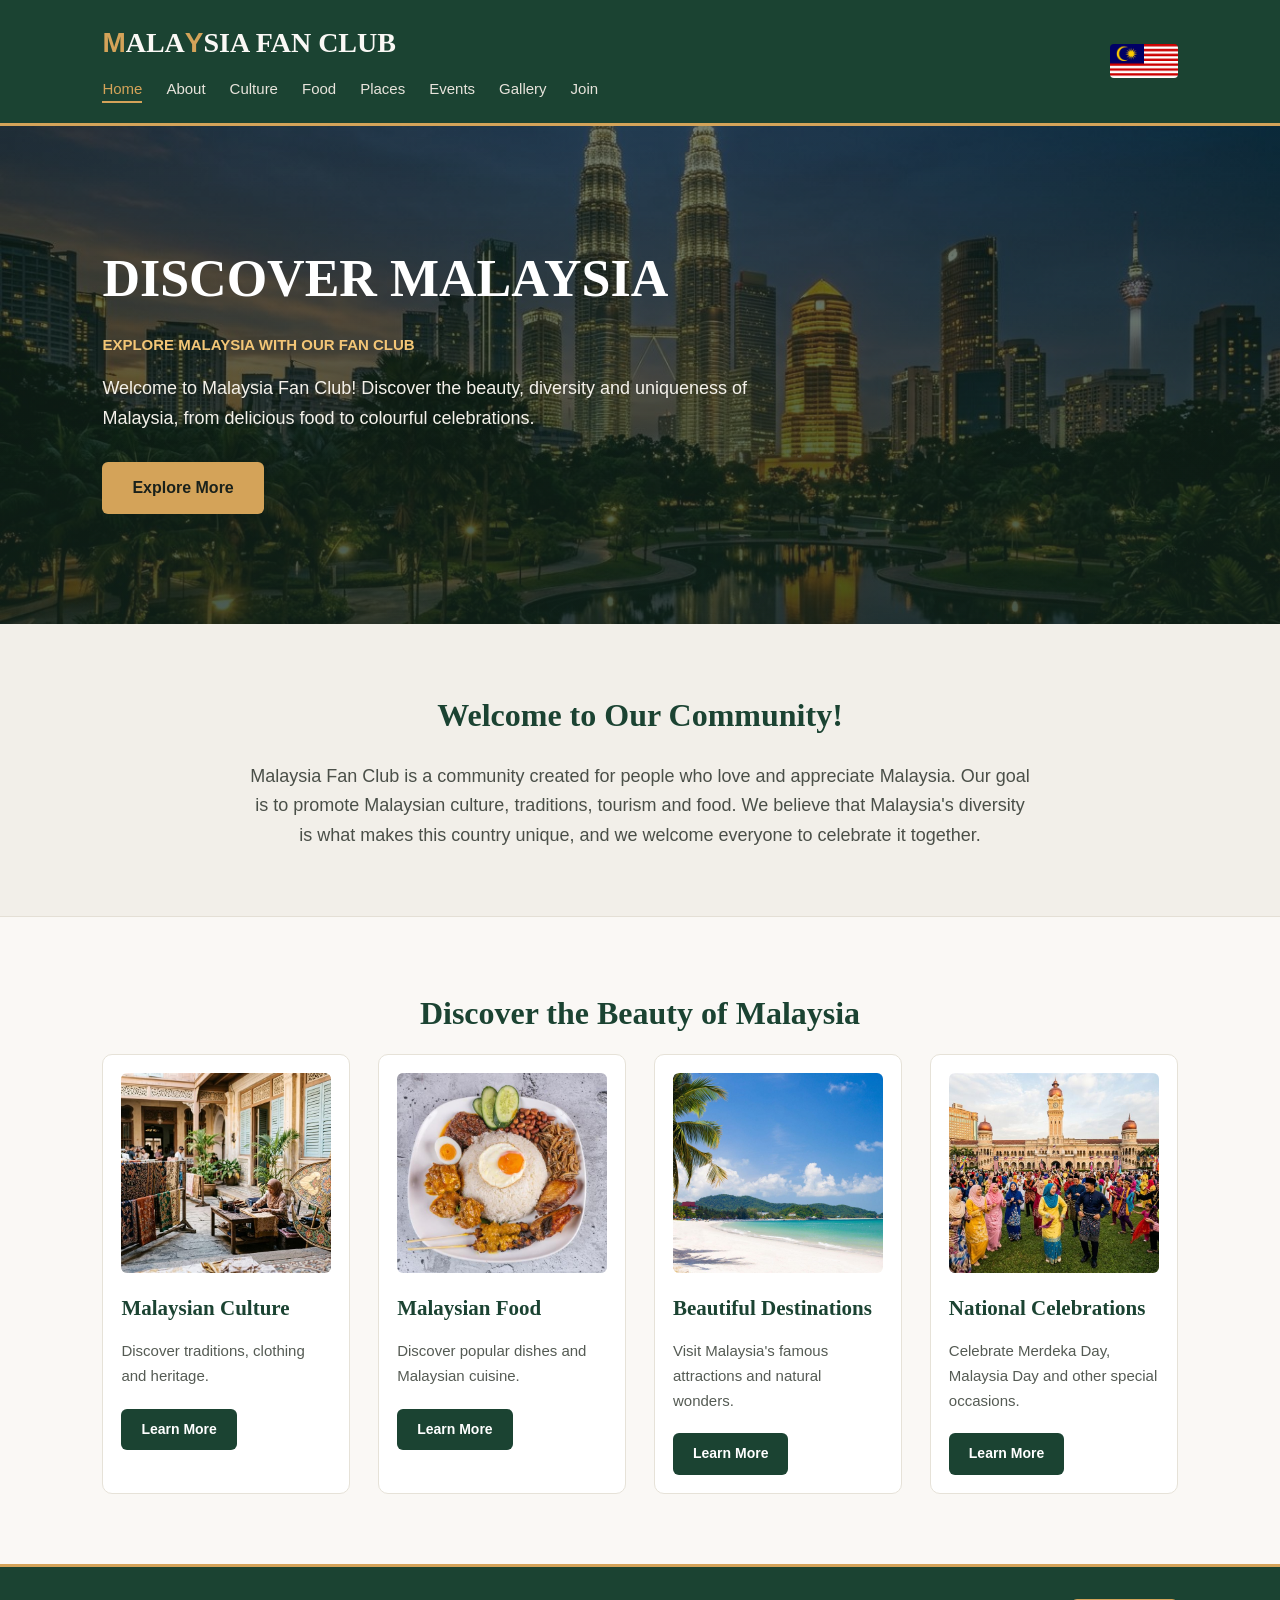
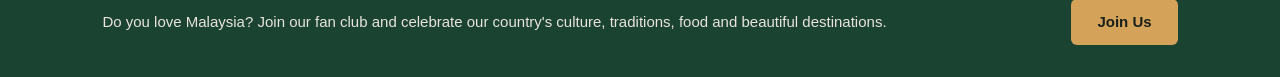
<file: index.html>
<!DOCTYPE html>
<html lang="en">

<head>
    <meta charset="UTF-8">
    <meta name="viewport" content="width=device-width, initial-scale=1.0">
    <title>Home | Malaysia Fan Club</title>
    <link rel="icon" href="images/flag.webp">
    <link rel="stylesheet" href="style.css">
</head>

<body>
    <header>
        <div>
            <a href="index.html" class="logo"><span>M</span>ALA<span>Y</span>SIA FAN CLUB</a>
            <nav>
                <ul>
                    <li><a href="index.html" class="active">Home</a></li>
                    <li><a href="about.html">About</a></li>
                    <li><a href="culture.html">Culture</a></li>
                    <li><a href="food.html">Food</a></li>
                    <li><a href="places.html">Places</a></li>
                    <li><a href="events.html">Events</a></li>
                    <li><a href="gallery.html">Gallery</a></li>
                    <li><a href="join.html">Join</a></li>
                </ul>
            </nav>
        </div>
        <img src="images/flag.webp" alt="flag of Malaysia">
    </header>

    <main id="home-main">
        <section class="hero">
            <h1>Discover Malaysia</h1>
            <p class="tagline">Explore Malaysia with our fan club</p>
            <p class="description">Welcome to Malaysia Fan Club! Discover the beauty, diversity and uniqueness of
                Malaysia, from delicious food to colourful celebrations.</p>
            <a href="about.html" class="link-button">Explore More</a>
        </section>

        <section class="welcome">
            <h2>Welcome to Our Community!</h2>
            <p>Malaysia Fan Club is a community created for people who love and appreciate Malaysia. Our goal is to
                promote Malaysian culture, traditions, tourism and food. We believe that Malaysia's
                diversity is what makes this country unique, and we welcome everyone to celebrate it together.</p>
        </section>

        <section class="content-cards">
            <h2>Discover the Beauty of Malaysia</h2>
            <div class="card-container">
                <div class="content-card">
                    <img src="images/culture.jpeg" alt="traditional Malaysian batik and cultural heritage">
                    <h3>Malaysian Culture</h3>
                    <p>Discover traditions, clothing and heritage.</p>
                    <a href="culture.html">Learn More</a>
                </div>
                <div class="content-card">
                    <img src="images/food.jpeg" alt="traditional Malaysian Nasi Lemak platter">
                    <h3>Malaysian Food</h3>
                    <p>Discover popular dishes and Malaysian cuisine.</p>
                    <a href="food.html">Learn More</a>
                </div>
                <div class="content-card">
                    <img src="images/beach.jpeg" alt="tropical beach in Langkawi, Malaysia">
                    <h3>Beautiful Destinations</h3>
                    <p>Visit Malaysia's famous attractions and natural wonders.</p>
                    <a href="places.html">Learn More</a>
                </div>
                <div class="content-card">
                    <img src="images/celebration.jpeg" alt="Malaysian national celebration at Dataran Merdeka">
                    <h3>National Celebrations</h3>
                    <p>Celebrate Merdeka Day, Malaysia Day and other special occasions.</p>
                    <a href="events.html">Learn More</a>
                </div>
            </div>
        </section>
    </main>

    <footer>
        <p>Do you love Malaysia? Join our fan club and celebrate our country's culture, traditions, food and beautiful
            destinations.</p>
        <a href="join.html" class="join-link">Join Us</a>
    </footer>
</body>

</html>
</file>
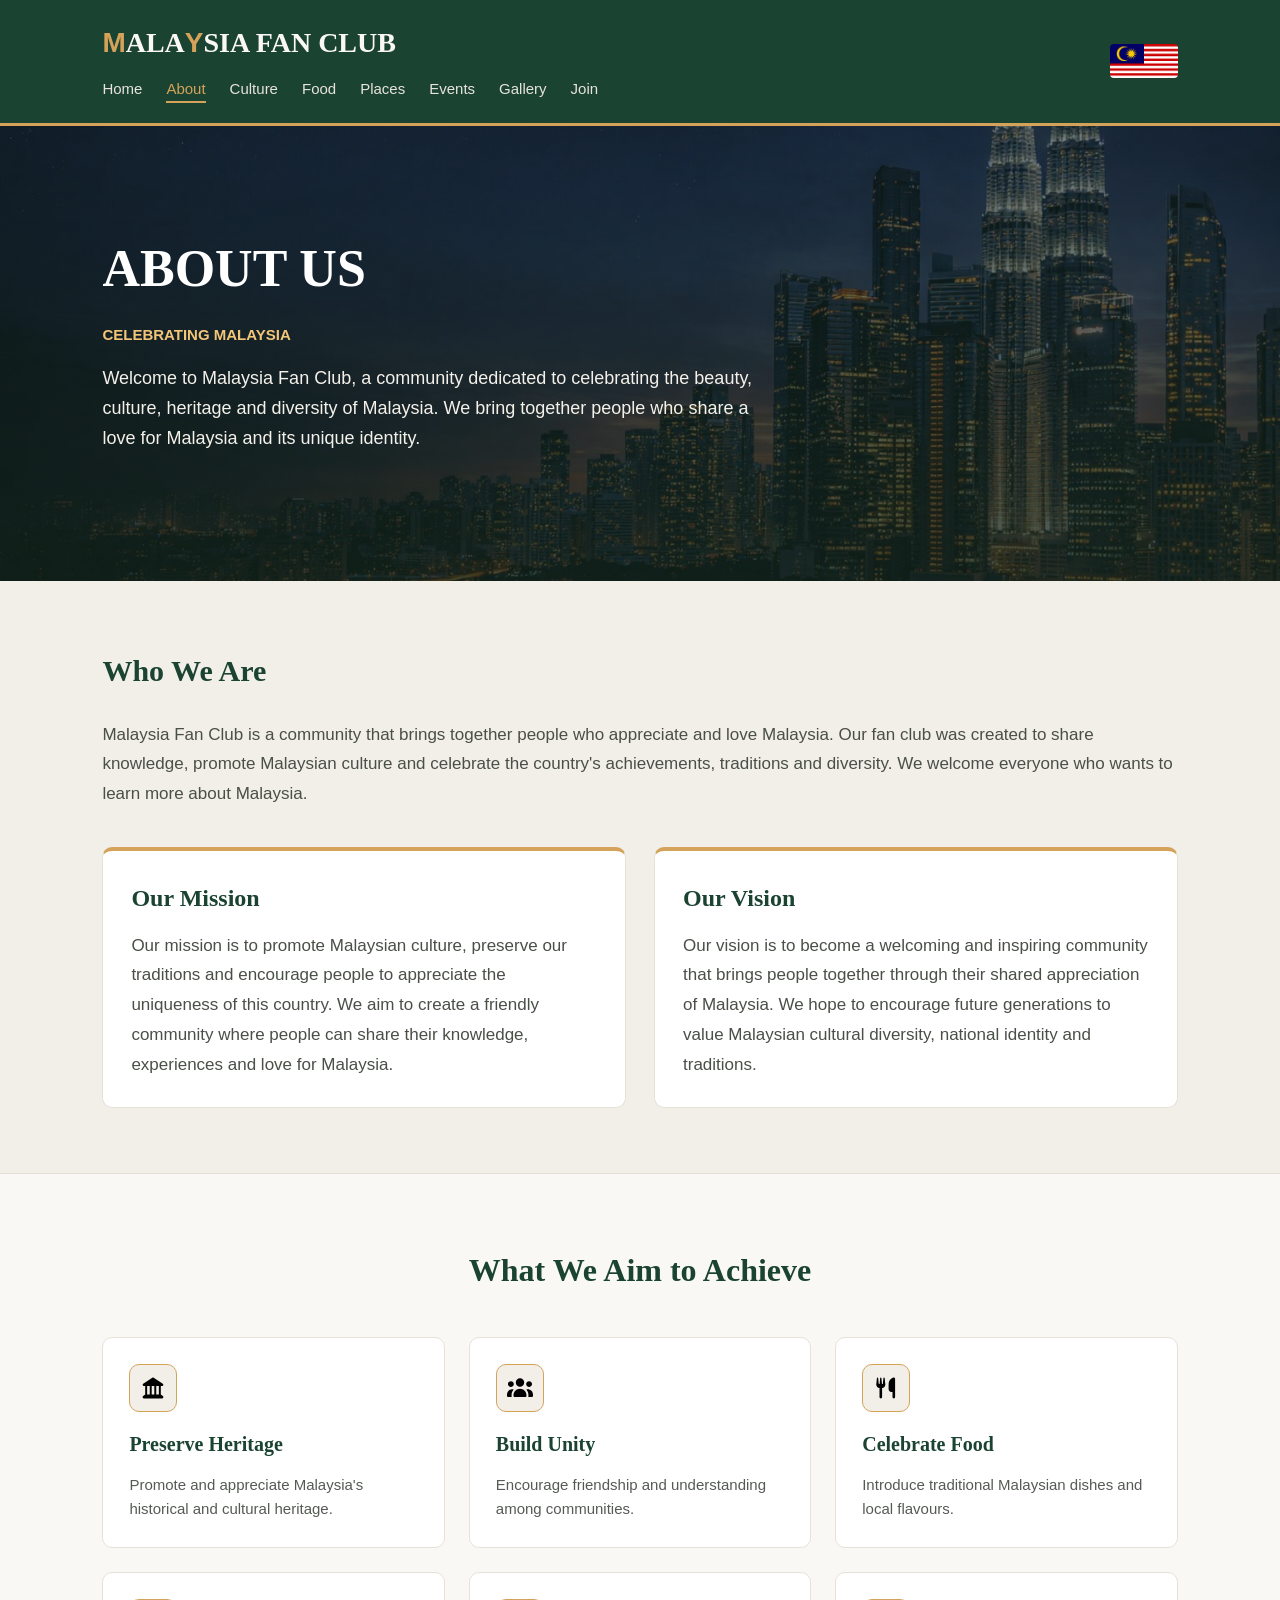
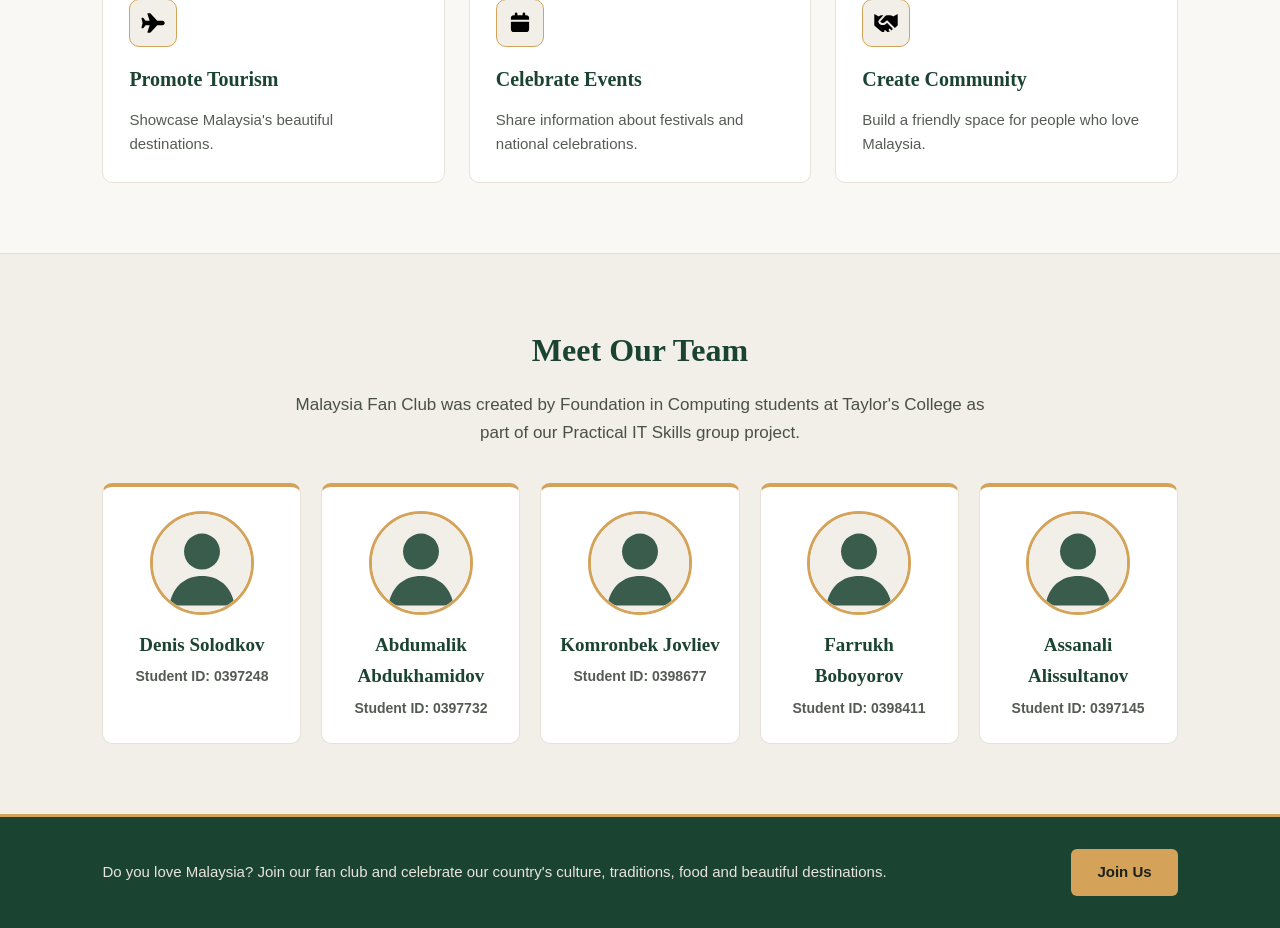
<file: about.html>
<!DOCTYPE html>
<html lang="en">

<head>
    <meta charset="UTF-8">
    <meta name="viewport" content="width=device-width, initial-scale=1.0">
    <title>About Us | Malaysia Fan Club</title>
    <link rel="icon" href="images/flag.webp">
    <link rel="stylesheet" href="style.css">
</head>

<body>
    <header>
        <div>
            <a href="index.html" class="logo"><span>M</span>ALA<span>Y</span>SIA FAN CLUB</a>
            <nav>
                <ul>
                    <li><a href="index.html">Home</a></li>
                    <li><a href="about.html" class="active">About</a></li>
                    <li><a href="culture.html">Culture</a></li>
                    <li><a href="food.html">Food</a></li>
                    <li><a href="places.html">Places</a></li>
                    <li><a href="events.html">Events</a></li>
                    <li><a href="gallery.html">Gallery</a></li>
                    <li><a href="join.html">Join</a></li>
                </ul>
            </nav>
        </div>
        <img src="images/flag.webp" alt="flag of Malaysia">
    </header>

    <main id="about-main">
        <section class="hero">
            <h1>About Us</h1>
            <p class="tagline">Celebrating Malaysia</p>
            <p class="description">Welcome to Malaysia Fan Club, a community dedicated to celebrating the beauty,
                culture, heritage and diversity of Malaysia. We bring together people who share a love for Malaysia
                and its unique identity.</p>
        </section>

        <section class="club-info">
            <h2>Who We Are</h2>
            <p>Malaysia Fan Club is a community that brings together people who appreciate and love Malaysia. Our fan
                club was created to share knowledge, promote Malaysian culture and celebrate the country's achievements,
                traditions and diversity. We welcome everyone who wants to learn more about Malaysia.</p>
            <div class="mission-vision">
                <div>
                    <h2>Our Mission</h2>
                    <p>Our mission is to promote Malaysian culture, preserve our traditions and encourage people to
                        appreciate
                        the uniqueness of this country. We aim to create a friendly community where people can share
                        their
                        knowledge, experiences and love for Malaysia.</p>
                </div>
                <div>
                    <h2>Our Vision</h2>
                    <p>Our vision is to become a welcoming and inspiring community that brings people together through
                        their
                        shared appreciation of Malaysia. We hope to encourage future generations to value Malaysian
                        cultural
                        diversity, national identity and traditions.</p>
                </div>
            </div>
        </section>

        <section class="our-objectives">
            <h2>What We Aim to Achieve</h2>
            <div class="objectives-grid">
                <div class="objective-card">
                    <img src="images/building.svg" alt="Heritage icon">
                    <h3>Preserve Heritage</h3>
                    <p>Promote and appreciate Malaysia's historical and cultural heritage.</p>
                </div>
                <div class="objective-card">
                    <img src="images/users.svg" alt="Unity icon">
                    <h3>Build Unity</h3>
                    <p>Encourage friendship and understanding among communities.</p>
                </div>
                <div class="objective-card">
                    <img src="images/utensils.svg" alt="Food icon">
                    <h3>Celebrate Food</h3>
                    <p>Introduce traditional Malaysian dishes and local flavours.</p>
                </div>
                <div class="objective-card">
                    <img src="images/plane.svg" alt="Tourism icon">
                    <h3>Promote Tourism</h3>
                    <p>Showcase Malaysia's beautiful destinations.</p>
                </div>
                <div class="objective-card">
                    <img src="images/calendar.svg" alt="Events icon">
                    <h3>Celebrate Events</h3>
                    <p>Share information about festivals and national celebrations.</p>
                </div>
                <div class="objective-card">
                    <img src="images/handshake.svg" alt="Community icon">
                    <h3>Create Community</h3>
                    <p>Build a friendly space for people who love Malaysia.</p>
                </div>
            </div>
        </section>

        <section class="team">
            <h2>Meet Our Team</h2>
            <p class="team-intro">Malaysia Fan Club was created by Foundation in Computing students at Taylor's
                College as part of our Practical IT Skills group project.</p>
            <div class="team-grid">
                <div class="member-card">
                    <img src="images/member_placeholder.svg" alt="placeholder">
                    <h3>Denis Solodkov</h3>
                    <p class="student-id">Student ID: 0397248</p>
                </div>
                <div class="member-card">
                    <img src="images/member_placeholder.svg" alt="placeholder">
                    <h3>Abdumalik Abdukhamidov</h3>
                    <p class="student-id">Student ID: 0397732</p>
                </div>
                <div class="member-card">
                    <img src="images/member_placeholder.svg" alt="placeholder">
                    <h3>Komronbek Jovliev</h3>
                    <p class="student-id">Student ID: 0398677</p>
                </div>
                <div class="member-card">
                    <img src="images/member_placeholder.svg" alt="placeholder">
                    <h3>Farrukh Boboyorov</h3>
                    <p class="student-id">Student ID: 0398411</p>
                </div>
                <div class="member-card">
                    <img src="images/member_placeholder.svg" alt="placeholder">
                    <h3>Assanali Alissultanov</h3>
                    <p class="student-id">Student ID: 0397145</p>
                </div>
            </div>
        </section>
    </main>

    <footer>
        <p>Do you love Malaysia? Join our fan club and celebrate our country's culture, traditions, food and beautiful
            destinations.</p>
        <a href="join.html" class="join-link">Join Us</a>
    </footer>
</body>

</html>
</file>
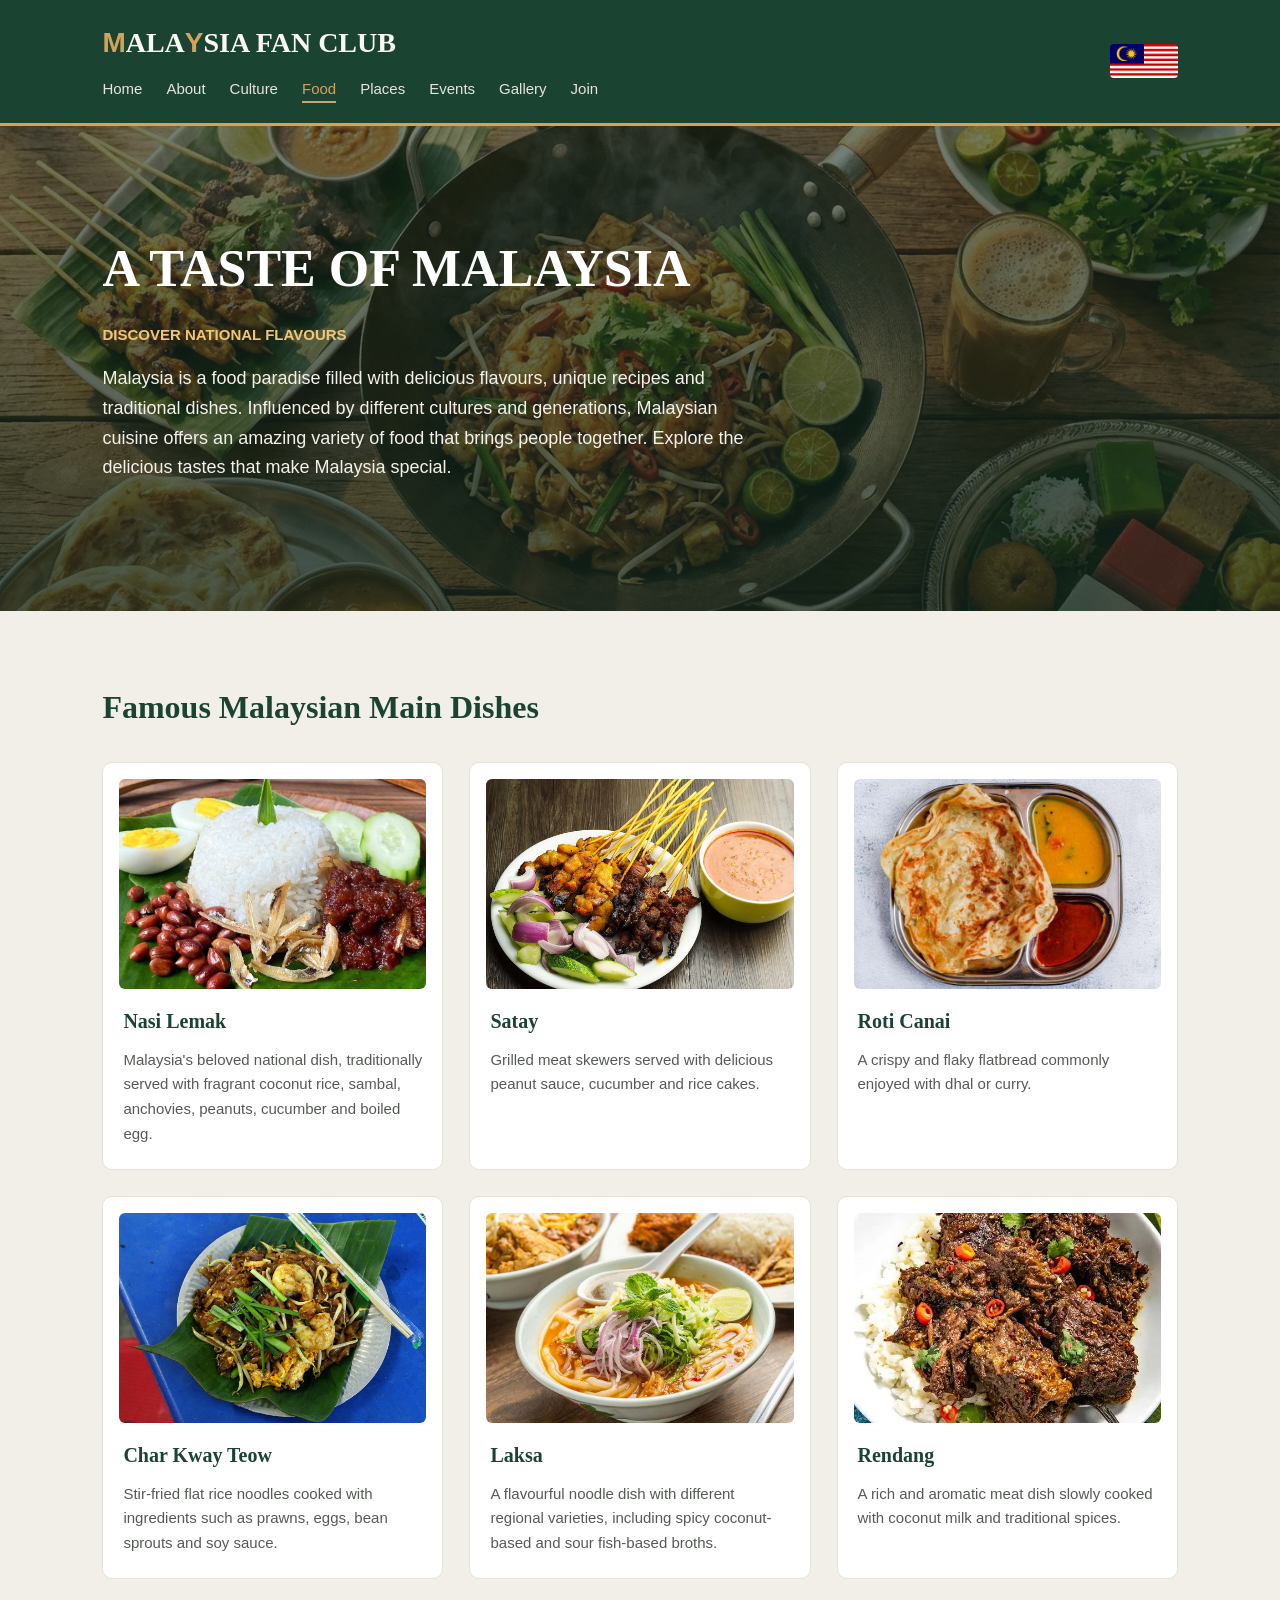
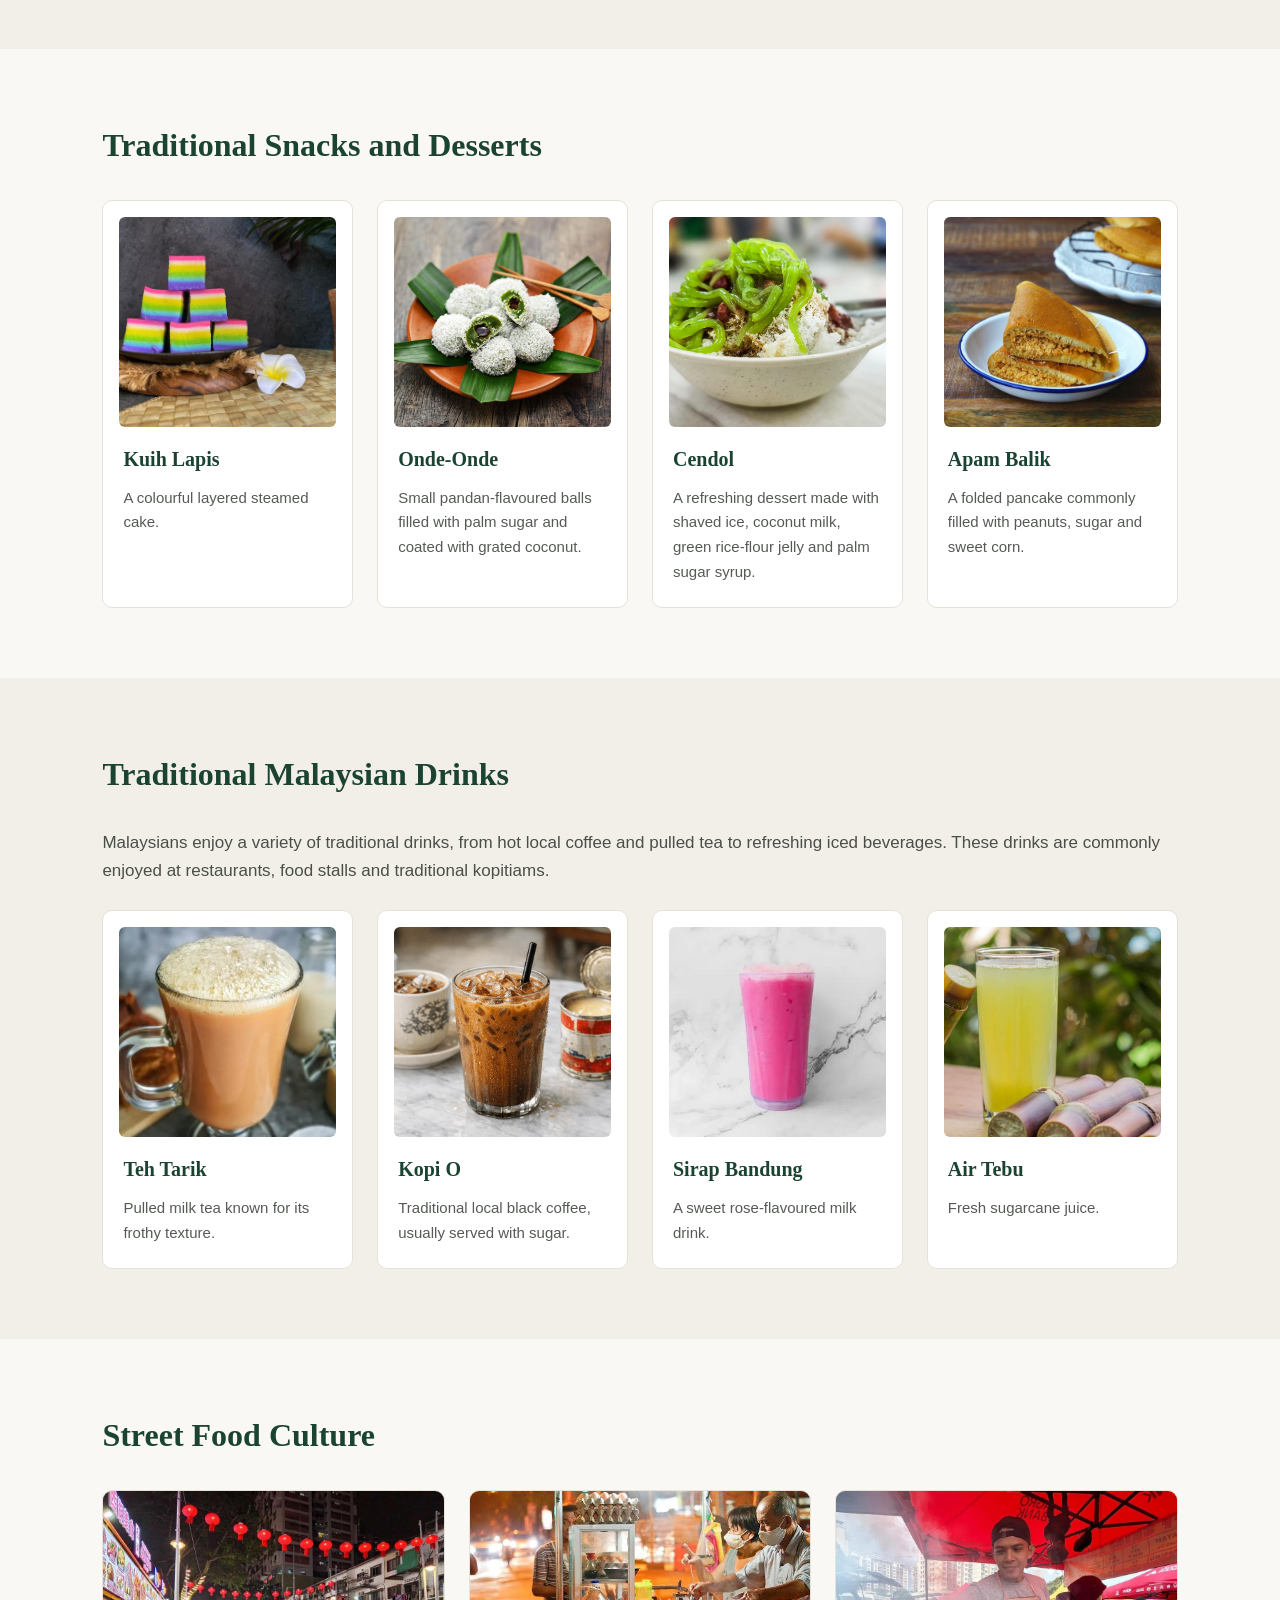
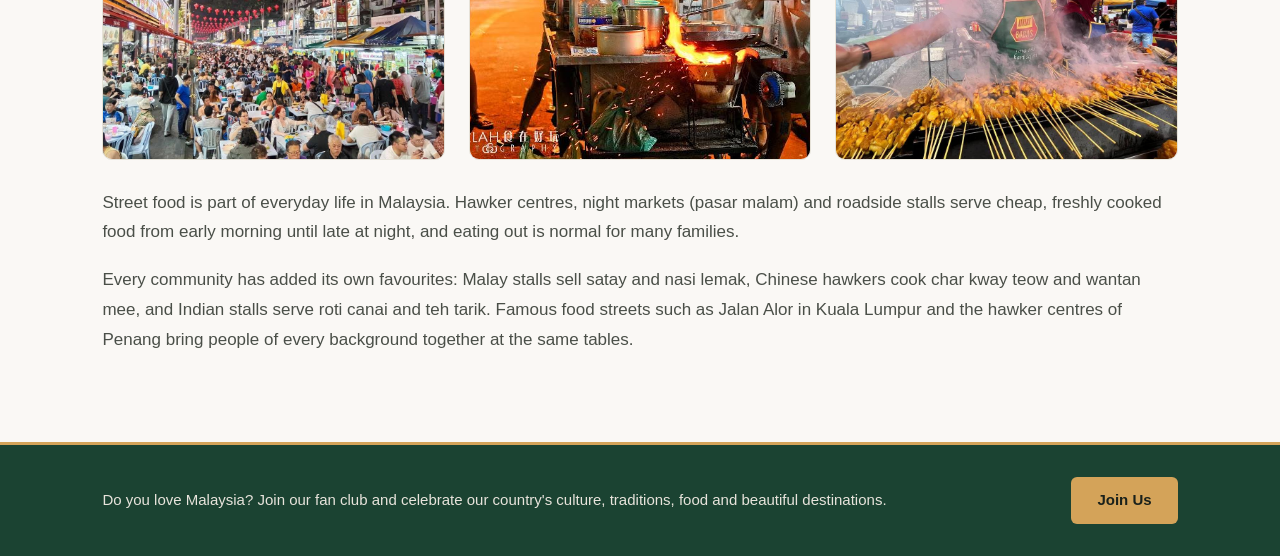
<file: food.html>
<!DOCTYPE html>
<html lang="en">

<head>
    <meta charset="UTF-8">
    <meta name="viewport" content="width=device-width, initial-scale=1.0">
    <title>Food | Malaysia Fan Club</title>
    <link rel="icon" href="images/flag.webp">

    <link rel="stylesheet" href="style.css">
</head>

<body>
    <header>
        <div>
            <a href="index.html" class="logo"><span>M</span>ALA<span>Y</span>SIA FAN CLUB</a>
            <nav>
                <ul>
                    <li><a href="index.html">Home</a></li>
                    <li><a href="about.html">About</a></li>
                    <li><a href="culture.html">Culture</a></li>
                    <li><a href="food.html" class="active">Food</a></li>
                    <li><a href="places.html">Places</a></li>
                    <li><a href="events.html">Events</a></li>
                    <li><a href="gallery.html">Gallery</a></li>
                    <li><a href="join.html">Join</a></li>
                </ul>
            </nav>
        </div>
        <img src="images/flag.webp" alt="flag of Malaysia">
    </header>

    <main class="page-main">
        <section class="hero" id="hero-food">
            <h1>A Taste of Malaysia</h1>
            <p class="tagline">Discover National Flavours</p>
            <p>Malaysia is a food paradise filled with delicious flavours, unique recipes and traditional dishes.
                Influenced by different cultures and generations, Malaysian cuisine offers an amazing variety of food
                that brings people together. Explore the delicious tastes that make Malaysia special.
            </p>
        </section>

        <section id="famous-dishes">
            <h2>Famous Malaysian Main Dishes</h2>
            <div class="grid-3">
                <div class="card">
                    <img src="images/nasi_lemak.jpeg" alt="nasi lemak">
                    <h3>Nasi Lemak</h3>
                    <p>Malaysia's beloved national dish, traditionally served with fragrant coconut rice, sambal,
                        anchovies, peanuts, cucumber and boiled egg.</p>
                </div>
                <div class="card">
                    <img src="images/satay.jpeg" alt="satay skewers with peanut sauce">
                    <h3>Satay</h3>
                    <p>Grilled meat skewers served with delicious peanut sauce, cucumber and rice cakes.</p>
                </div>
                <div class="card">
                    <img src="images/roti_canai.jpeg" alt="roti canai with curry">
                    <h3>Roti Canai</h3>
                    <p>A crispy and flaky flatbread commonly enjoyed with dhal or curry.</p>
                </div>
                <div class="card">
                    <img src="images/char_kway_teow.jpeg" alt="char kway teow noodles">
                    <h3>Char Kway Teow</h3>
                    <p>Stir-fried flat rice noodles cooked with ingredients such as prawns, eggs, bean sprouts and soy
                        sauce.</p>
                </div>
                <div class="card">
                    <img src="images/laksa.jpeg" alt="Malaysian laksa noodle soup">
                    <h3>Laksa</h3>
                    <p>A flavourful noodle dish with different regional varieties, including spicy coconut-based and
                        sour fish-based broths.</p>
                </div>
                <div class="card">
                    <img src="images/rendang.webp" alt="traditional Malaysian beef rendang">
                    <h3>Rendang</h3>
                    <p>A rich and aromatic meat dish slowly cooked with coconut milk and traditional spices.</p>
                </div>
            </div>
        </section>

        <section id="famous-desserts">
            <h2>Traditional Snacks and Desserts</h2>
            <div class="grid-4">
                <div class="card">
                    <img src="images/kuih_lapis.jpeg" alt="kuih lapis">
                    <h3>Kuih Lapis</h3>
                    <p>A colourful layered steamed cake.</p>
                </div>
                <div class="card">
                    <img src="images/onde_onde.jpeg" alt="onde-onde">
                    <h3>Onde-Onde</h3>
                    <p>Small pandan-flavoured balls filled with palm sugar and coated with grated coconut.</p>
                </div>
                <div class="card">
                    <img src="images/cendol.jpeg" alt="cendol">
                    <h3>Cendol</h3>
                    <p>A refreshing dessert made with shaved ice, coconut milk, green rice-flour jelly and palm sugar
                        syrup.</p>
                </div>
                <div class="card">
                    <img src="images/apam_balik.jpeg" alt="apam balik">
                    <h3>Apam Balik</h3>
                    <p>A folded pancake commonly filled with peanuts, sugar and sweet corn.</p>
                </div>
            </div>
        </section>

        <section id="famous-drinks">
            <h2>Traditional Malaysian Drinks</h2>
            <p>Malaysians enjoy a variety of traditional drinks, from hot local coffee and
                pulled tea to refreshing iced beverages. These drinks are commonly enjoyed at restaurants, food stalls
                and traditional kopitiams.
            </p>
            <div class="grid-4">
                <div class="card">
                    <img src="images/teh_tarik.jpeg" alt="teh tarik">
                    <h3>Teh Tarik</h3>
                    <p>Pulled milk tea known for its frothy texture.</p>
                </div>
                <div class="card">
                    <img src="images/kopio.jpeg" alt="kopi o">
                    <h3>Kopi O</h3>
                    <p>Traditional local black coffee, usually served with sugar.</p>
                </div>
                <div class="card">
                    <img src="images/bandung.jpeg" alt="bandung">
                    <h3>Sirap Bandung</h3>
                    <p>A sweet rose-flavoured milk drink.</p>
                </div>
                <div class="card">
                    <img src="images/air_tebu.jpeg" alt="air tebu">
                    <h3>Air Tebu</h3>
                    <p>Fresh sugarcane juice.</p>
                </div>
            </div>
        </section>

        <section id="street-food">
            <h2>Street Food Culture</h2>
            <div class="image-grid">
                <img src="images/jalan_alor.jpeg" alt="jalan alor">
                <img src="images/hawker_stall.jpeg" alt="hawker stall">
                <img src="images/satay_stall.jpeg" alt="satay stall">
            </div>
            <p>Street food is part of everyday life in Malaysia. Hawker centres, night markets (pasar malam) and
                roadside stalls serve cheap, freshly cooked food from early morning until late at night, and eating out
                is normal for many families.</p>
            <p>Every community has added its own favourites: Malay stalls sell satay and nasi lemak, Chinese hawkers
                cook char kway teow and wantan mee, and Indian stalls serve roti canai and teh tarik. Famous food
                streets
                such as Jalan Alor in Kuala Lumpur and the hawker centres of Penang bring people of every background
                together at the same tables.</p>
        </section>
    </main>

    <footer>
        <p>Do you love Malaysia? Join our fan club and celebrate our country's culture, traditions, food and beautiful
            destinations.</p>
        <a href="join.html" class="join-link">Join Us</a>
    </footer>
</body>

</html>
</file>
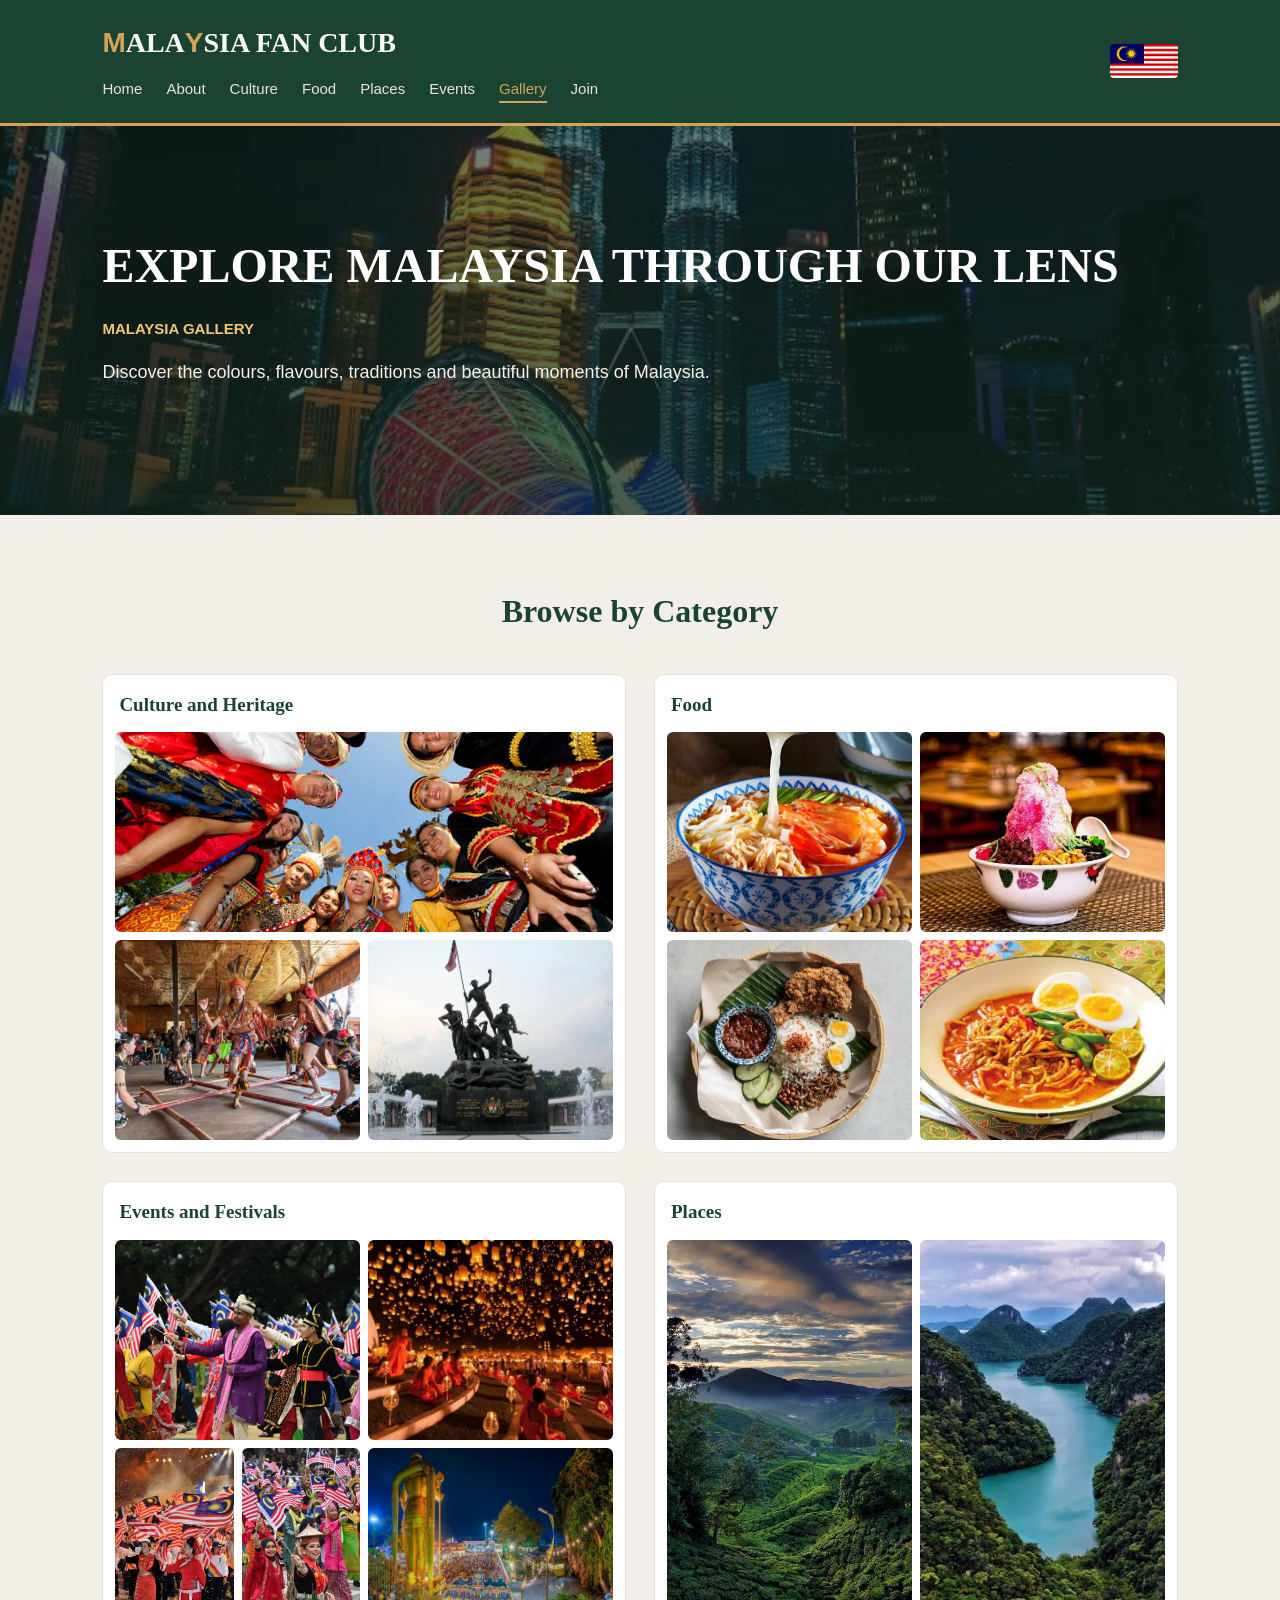
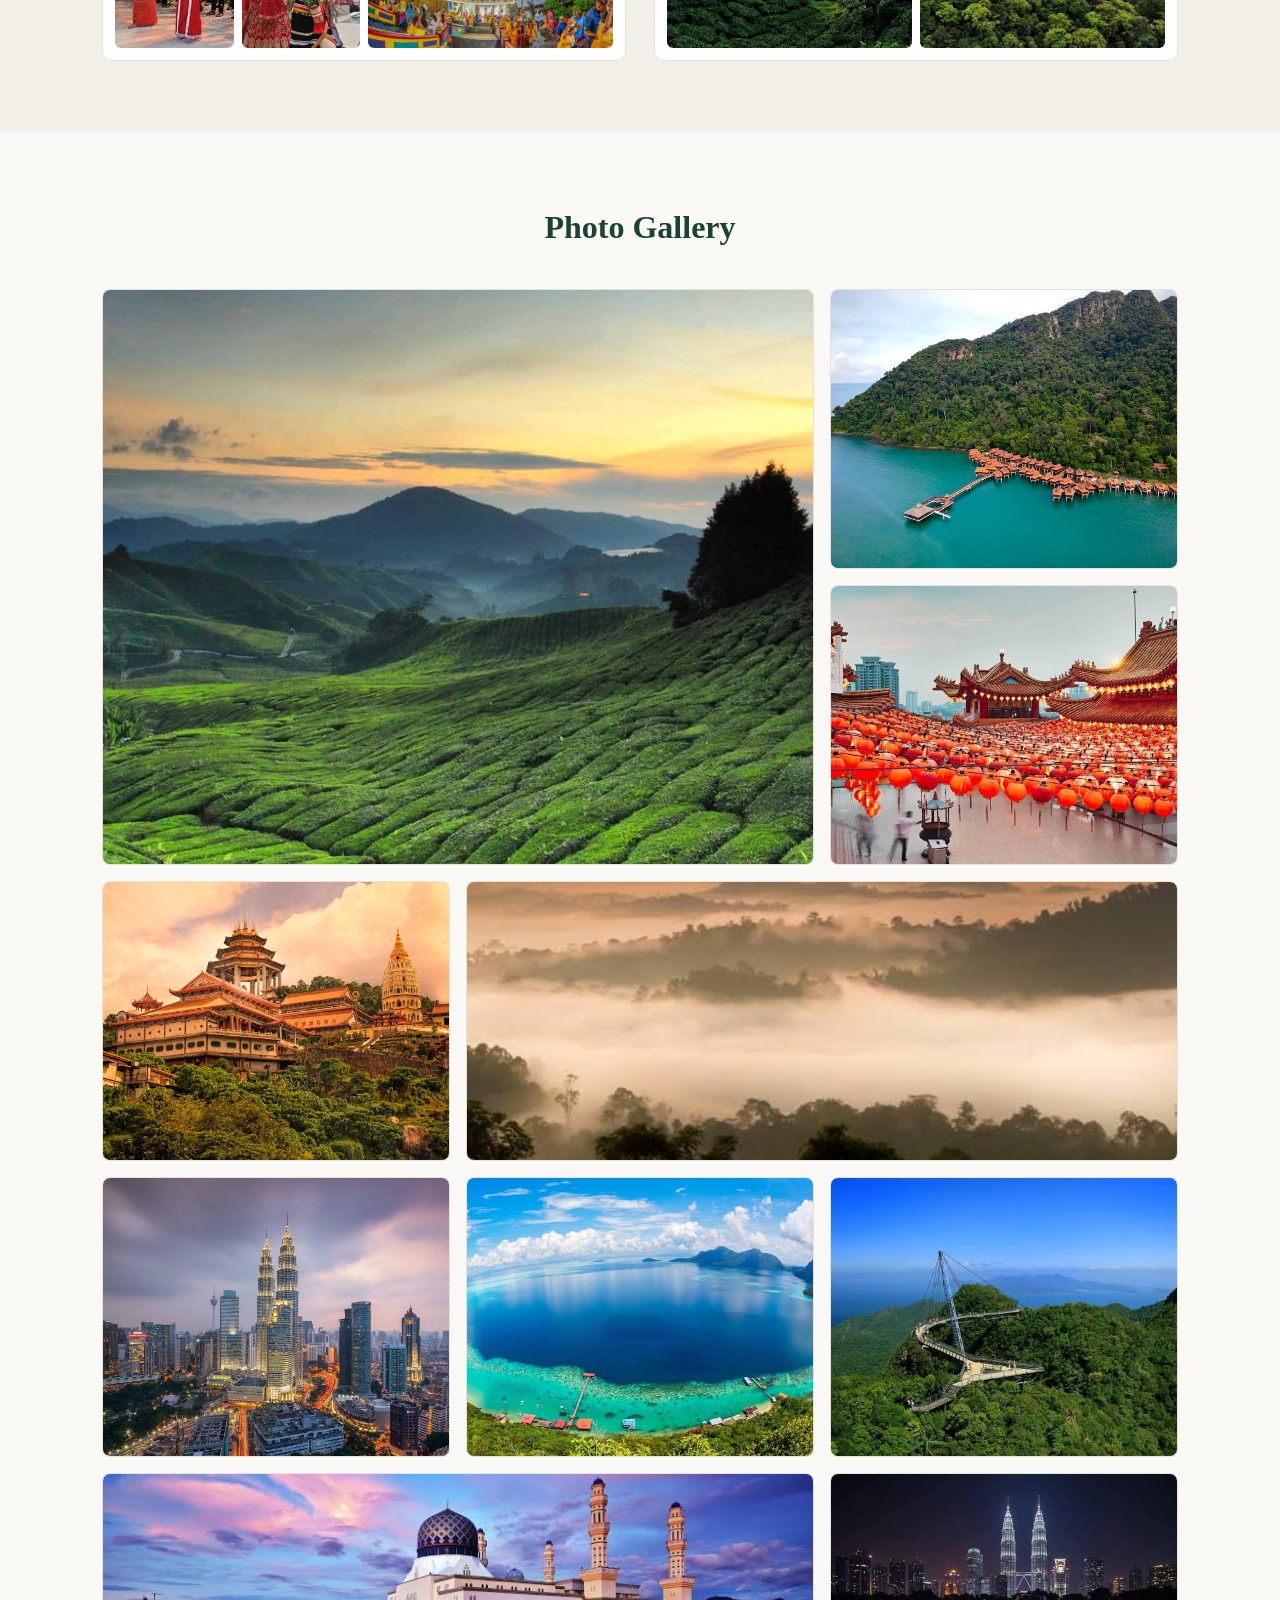
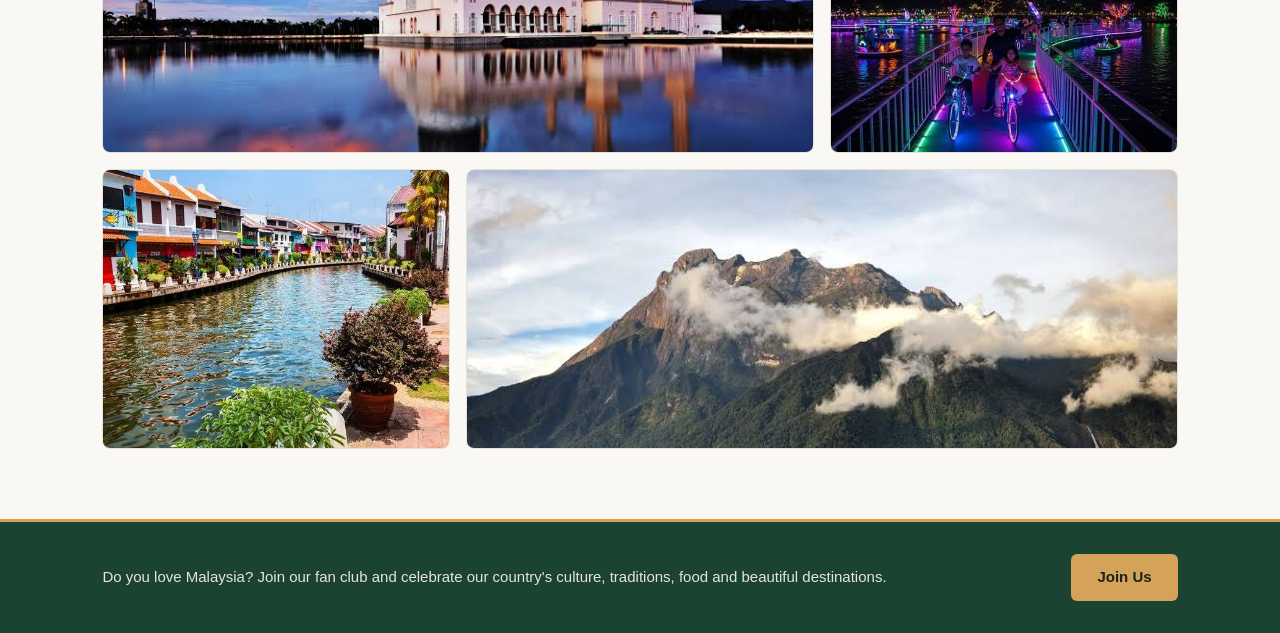
<file: gallery.html>
<!DOCTYPE html>
<html lang="en">

<head>
    <meta charset="UTF-8">
    <meta name="viewport" content="width=device-width, initial-scale=1.0">
    <title>Gallery | Malaysia Fan Club</title>
    <link rel="icon" href="images/flag.webp">
    <link rel="stylesheet" href="style.css">
</head>

<body>
    <header>
        <div>
            <a href="index.html" class="logo"><span>M</span>ALA<span>Y</span>SIA FAN CLUB</a>
            <nav>
                <ul>
                    <li><a href="index.html">Home</a></li>
                    <li><a href="about.html">About</a></li>
                    <li><a href="culture.html">Culture</a></li>
                    <li><a href="food.html">Food</a></li>
                    <li><a href="places.html">Places</a></li>
                    <li><a href="events.html">Events</a></li>
                    <li><a href="gallery.html" class="active">Gallery</a></li>
                    <li><a href="join.html">Join</a></li>
                </ul>
            </nav>
        </div>
        <img src="images/flag.webp" alt="flag of Malaysia">
    </header>

    <main class="page-main" id="gallery">
        <section class="hero" id="hero-gallery">
            <h1>Explore Malaysia Through Our Lens</h1>
            <p class="tagline">Malaysia Gallery</p>
            <p>Discover the colours, flavours, traditions and beautiful moments of Malaysia.</p>
        </section>

        <section id="category-sect">
            <h2>Browse by Category</h2>
            <div id="category-grid">
                <a href="culture.html" class="category" id="category-1">
                    <span class="category-label">Culture and Heritage</span>
                    <img src="images/gallery/im1.jpeg"
                        alt="Malaysians from different communities in traditional costumes">
                    <img src="images/gallery/im2.jpg" alt="Indigenous bamboo dance performance in a longhouse">
                    <img src="images/gallery/im3.jpg" alt="National Monument in Kuala Lumpur">
                </a>
                <a href="food.html" class="category" id="category-2">
                    <span class="category-label">Food</span>
                    <img src="images/gallery/food1.jpeg" alt="Bowl of spicy noodle soup">
                    <img src="images/gallery/food2.jpeg" alt="Ais kacang shaved ice dessert">
                    <img src="images/gallery/food3.jpeg" alt="Nasi lemak with sambal, egg and cucumber">
                    <img src="images/gallery/food4.jpeg" alt="Spicy noodles with boiled egg and lime">
                </a>
                <a href="events.html" class="category" id="category-4">
                    <span class="category-label">Events and Festivals</span>
                    <img src="images/gallery/fest1.webp" alt="Merdeka parade with dancers waving Malaysian flags">
                    <img src="images/gallery/fest2.jpeg" alt="Hundreds of lanterns lit at a night festival">
                    <div>
                        <img src="images/gallery/fest3.jpeg"
                            alt="Performers in traditional dress waving the Jalur Gemilang">
                        <img src="images/gallery/fest4.jpg"
                            alt="Crowd in colourful costumes celebrating with Malaysian flags">
                    </div>
                    <img src="images/gallery/fest5.jpeg" alt="Thaipusam crowds at Batu Caves">
                </a>
                <a href="places.html" class="category" id="category-3">
                    <span class="category-label">Places</span>
                    <img src="images/gallery/place1.jpeg" alt="Green hills of the highlands">
                    <img src="images/gallery/place2.jpeg" alt="River winding through a rainforest gorge">
                </a>
            </div>
        </section>

        <section id="big-gallery-sect">
            <h2>Photo Gallery</h2>
            <div id="big-gallery">
                <img src="images/gallery/image8.jpg" alt="Tea plantations in Cameron Highlands at sunset" id="gall1">
                <img src="images/gallery/image1.jpeg" alt="Overwater chalets on a tropical island">
                <img src="images/gallery/image2.jpeg" alt="Chinese temple decorated with red lanterns">
                <img src="images/gallery/image3.jpeg" alt="Hilltop Chinese temple and pagoda in Penang">
                <img src="images/gallery/image4.jpeg" alt="Misty rainforest valley at sunrise" id="gall5">
                <img src="images/gallery/image5.jpeg" alt="Petronas Twin Towers and the Kuala Lumpur skyline">
                <img src="images/gallery/image6.jpeg" alt="Turquoise lagoon surrounded by green hills">
                <img src="images/gallery/image7.jpeg" alt="Langkawi Sky Bridge above the rainforest">
                <img src="images/gallery/image9.jpeg" alt="Floating mosque reflected in the water at sunset" id="gall9">
                <img src="images/gallery/image10.jpeg" alt="Lit-up bridge with the Petronas Towers at night">
                <img src="images/gallery/image11.jpeg" alt="Melaka River with colourful riverside houses">
                <img src="images/gallery/image12.jpeg" alt="Mount Kinabalu above the clouds" id="gall12">
            </div>
        </section>
    </main>

    <footer>
        <p>Do you love Malaysia? Join our fan club and celebrate our country's culture, traditions, food and beautiful
            destinations.</p>
        <a href="join.html" class="join-link">Join Us</a>
    </footer>
</body>

</html>
</file>
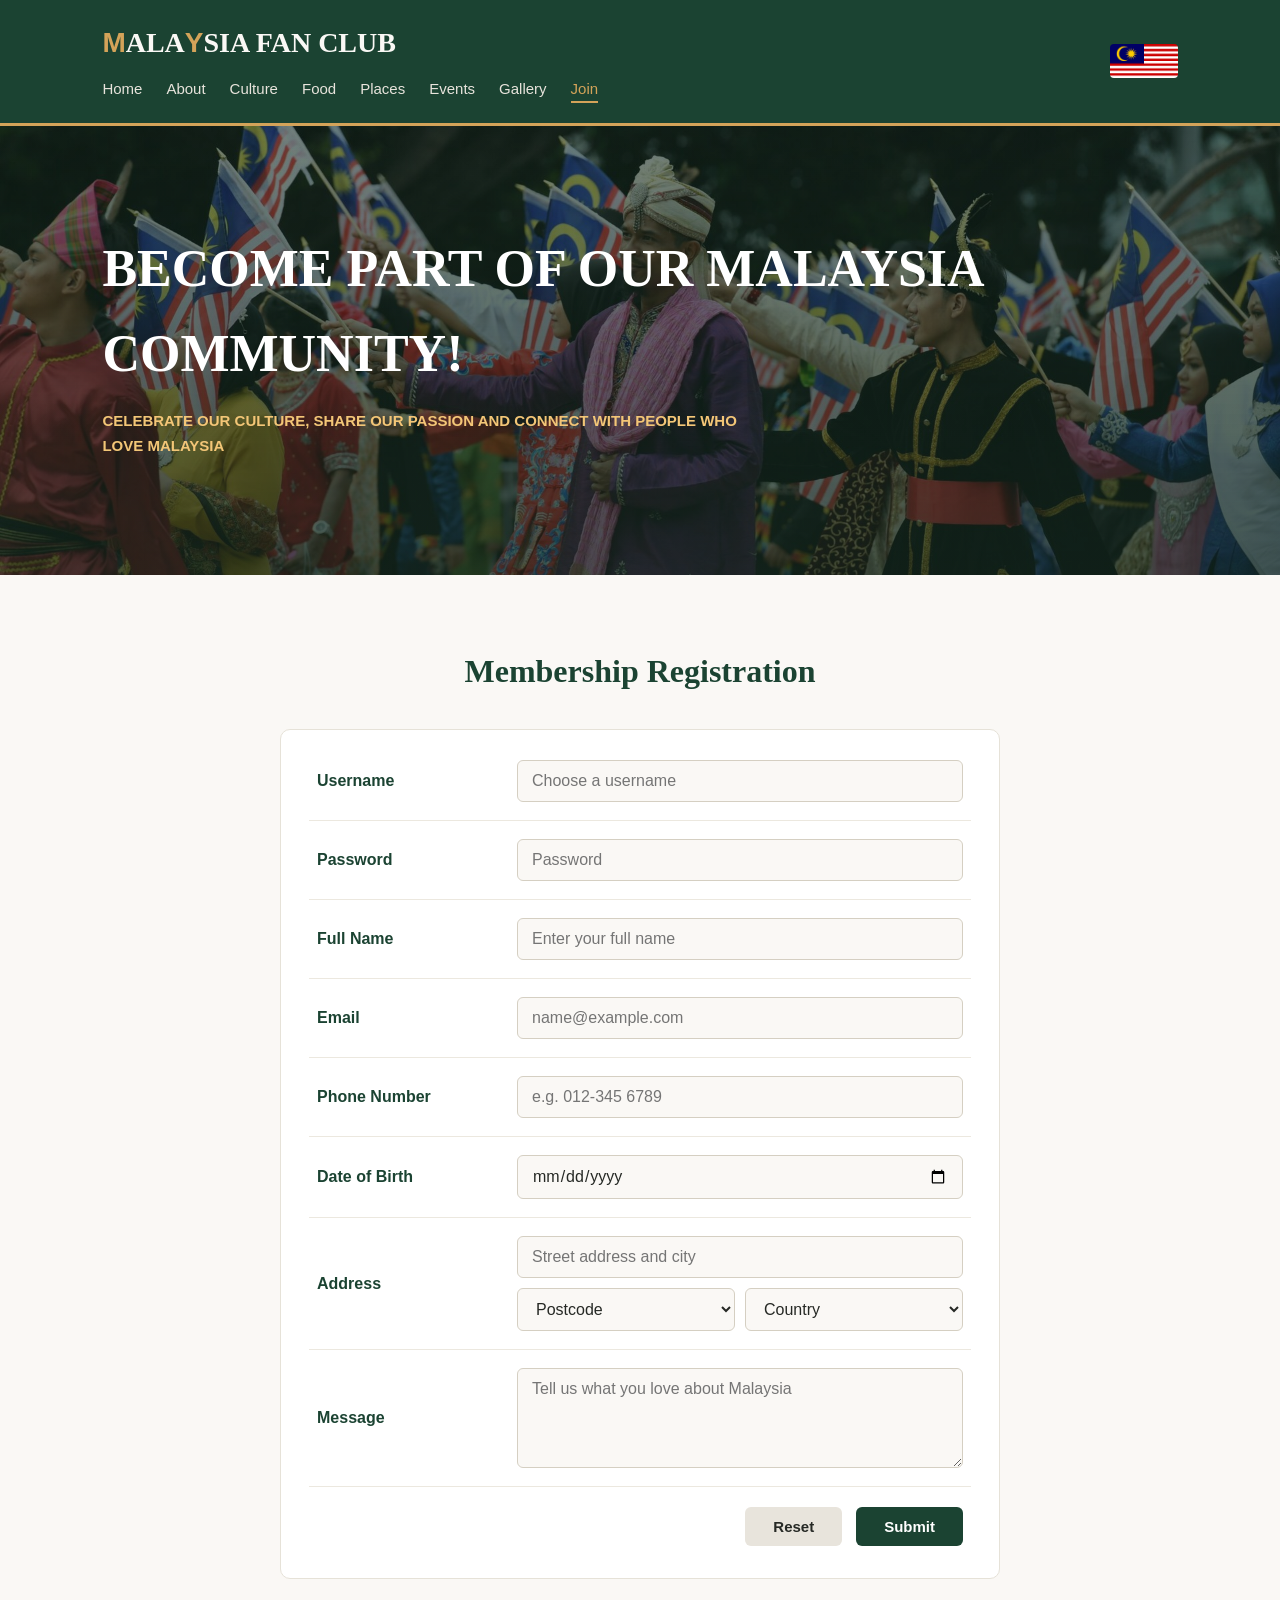
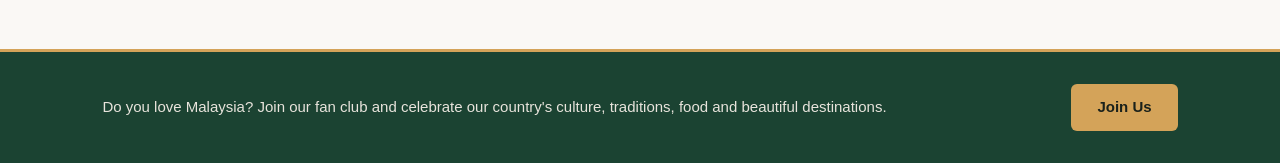
<file: join.html>
<!DOCTYPE html>
<html lang="en">

<head>
    <meta charset="UTF-8">
    <meta name="viewport" content="width=device-width, initial-scale=1.0">
    <title>Join Us | Malaysia Fan Club</title>
    <link rel="icon" href="images/flag.webp">
    <link rel="stylesheet" href="style.css">
</head>

<body>
    <header>
        <div>
            <a href="index.html" class="logo"><span>M</span>ALA<span>Y</span>SIA FAN CLUB</a>
            <nav>
                <ul>
                    <li><a href="index.html">Home</a></li>
                    <li><a href="about.html">About</a></li>
                    <li><a href="culture.html">Culture</a></li>
                    <li><a href="food.html">Food</a></li>
                    <li><a href="places.html">Places</a></li>
                    <li><a href="events.html">Events</a></li>
                    <li><a href="gallery.html">Gallery</a></li>
                    <li><a href="join.html" class="active">Join</a></li>
                </ul>
            </nav>
        </div>
        <img src="images/flag.webp" alt="flag of Malaysia">
    </header>

    <main id="join-main">
        <section class="hero">
            <h1>Become Part of Our Malaysia Community!</h1>
            <p class="tagline">Celebrate our culture, share our passion and connect with people who love Malaysia</p>
        </section>

        <section>
            <h2>Membership Registration</h2>
            <form action="success.html">
                <div class="form-row">
                    <label for="username">Username</label>
                    <input type="text" id="username" name="username" placeholder="Choose a username" required>
                </div>

                <div class="form-row">
                    <label for="password">Password</label>
                    <input type="password" id="password" name="password" placeholder="Password" required>
                </div>

                <div class="form-row">
                    <label for="fullname">Full Name</label>
                    <input type="text" id="fullname" name="fullname" placeholder="Enter your full name" required>
                </div>

                <div class="form-row">
                    <label for="email">Email</label>
                    <input type="email" id="email" name="email" placeholder="name@example.com" required>
                </div>

                <div class="form-row">
                    <label for="phone">Phone Number</label>
                    <input type="tel" id="phone" name="phone" placeholder="e.g. 012-345 6789" required>
                </div>

                <div class="form-row">
                    <label for="dob">Date of Birth</label>
                    <input type="date" id="dob" name="dob" required>
                </div>

                <div class="form-row">
                    <label for="address">Address</label>
                    <div class="field">
                        <input type="text" id="address" name="address" placeholder="Street address and city" required>
                        <div class="address-selects">
                            <select id="postcode" name="postcode" aria-label="Postcode" required>
                                <option value="">Postcode</option>
                                <option value="50000">50000 – Kuala Lumpur</option>
                                <option value="46000">46000 – Petaling Jaya</option>
                                <option value="47500">47500 – Subang Jaya</option>
                                <option value="40000">40000 – Shah Alam</option>
                                <option value="62000">62000 – Putrajaya</option>
                                <option value="10000">10000 – George Town</option>
                                <option value="80000">80000 – Johor Bahru</option>
                                <option value="88000">88000 – Kota Kinabalu</option>
                                <option value="93000">93000 – Kuching</option>
                                <option value="other">Other</option>
                            </select>
                            <select id="country" name="country" aria-label="Country" required>
                                <option value="" disabled selected>Country</option>
                                <option value="malaysia">Malaysia</option>
                                <option value="singapore">Singapore</option>
                                <option value="indonesia">Indonesia</option>
                                <option value="brunei">Brunei</option>
                                <option value="thailand">Thailand</option>
                                <option value="other">Other</option>
                            </select>
                        </div>
                    </div>
                </div>

                <div class="form-row">
                    <label for="message">Message</label>
                    <textarea name="message" id="message" rows="4"
                        placeholder="Tell us what you love about Malaysia"></textarea>
                </div>

                <div class="form-actions">
                    <input type="reset" class="form-btn" value="Reset">
                    <input type="submit" class="form-btn" value="Submit">
                </div>
            </form>
        </section>
    </main>

    <footer>
        <p>Do you love Malaysia? Join our fan club and celebrate our country's culture, traditions, food and beautiful
            destinations.</p>
        <a href="join.html" class="join-link">Join Us</a>
    </footer>
</body>

</html>
</file>
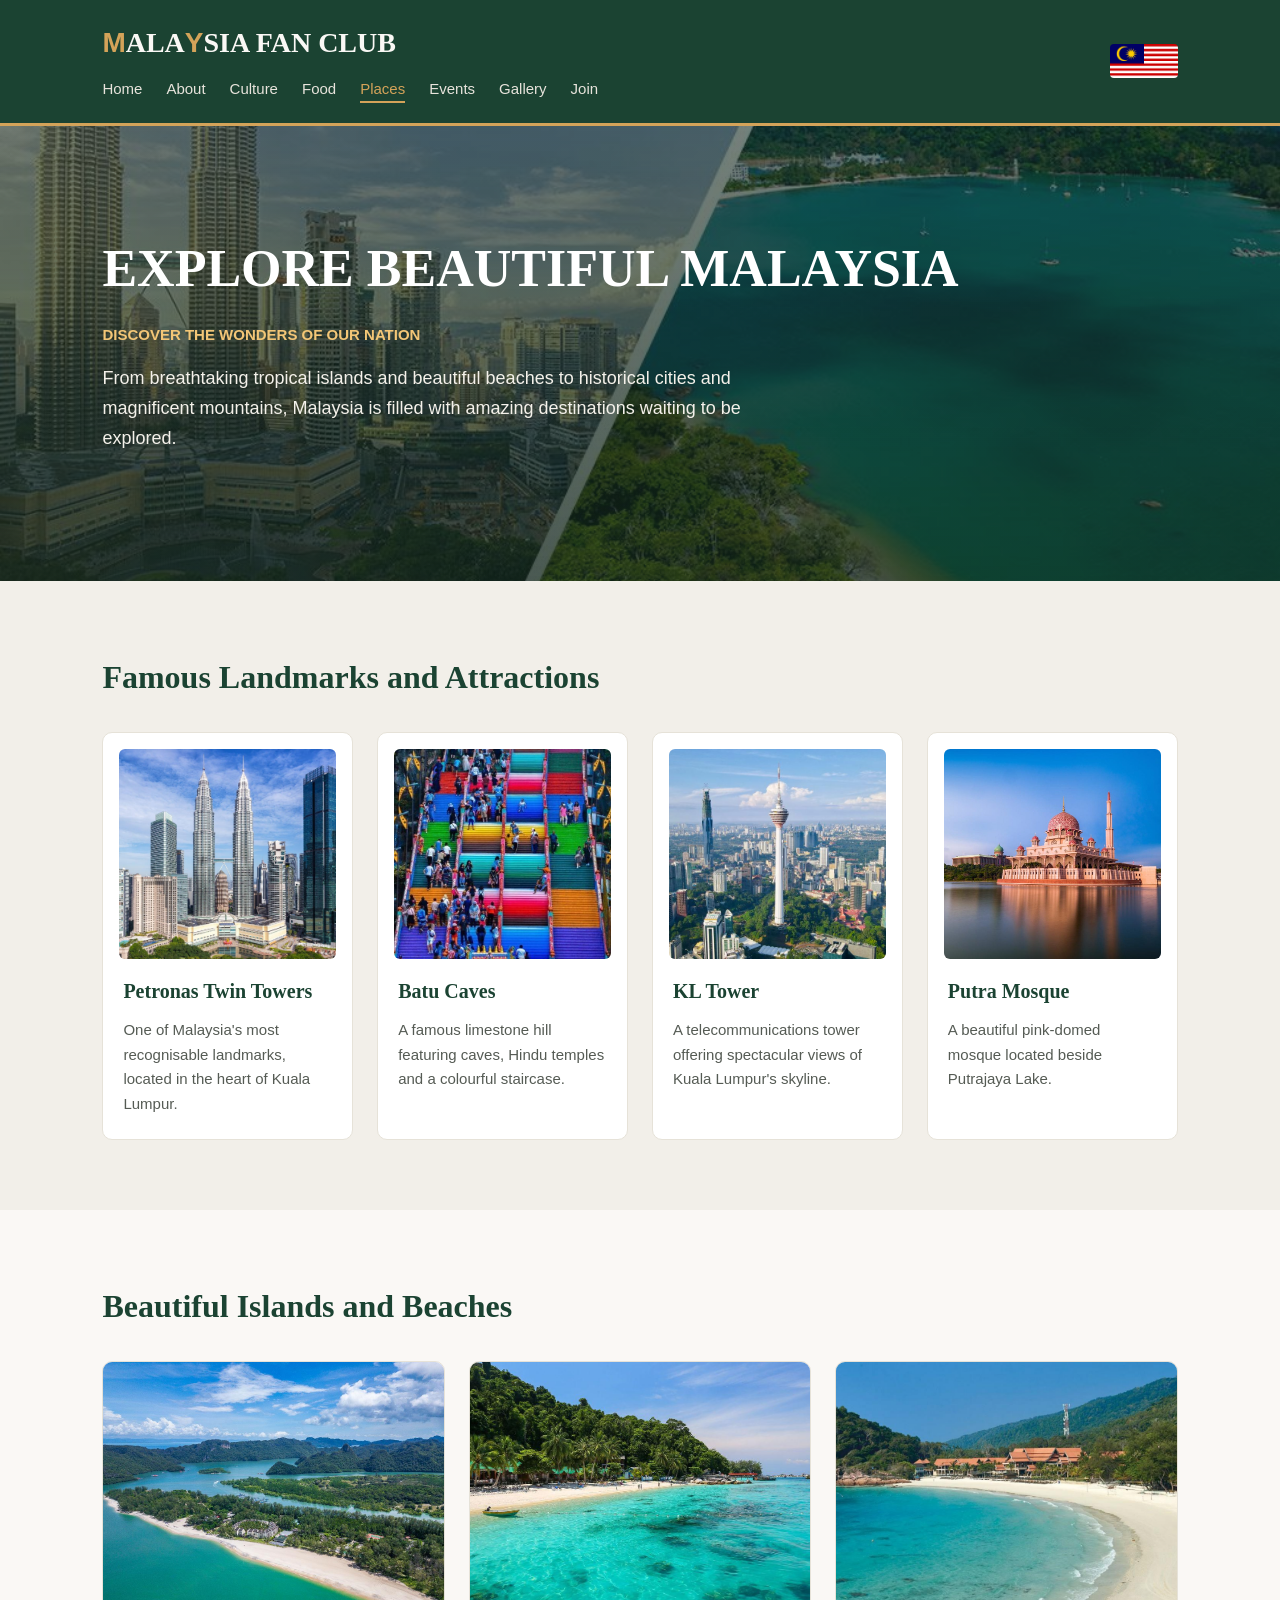
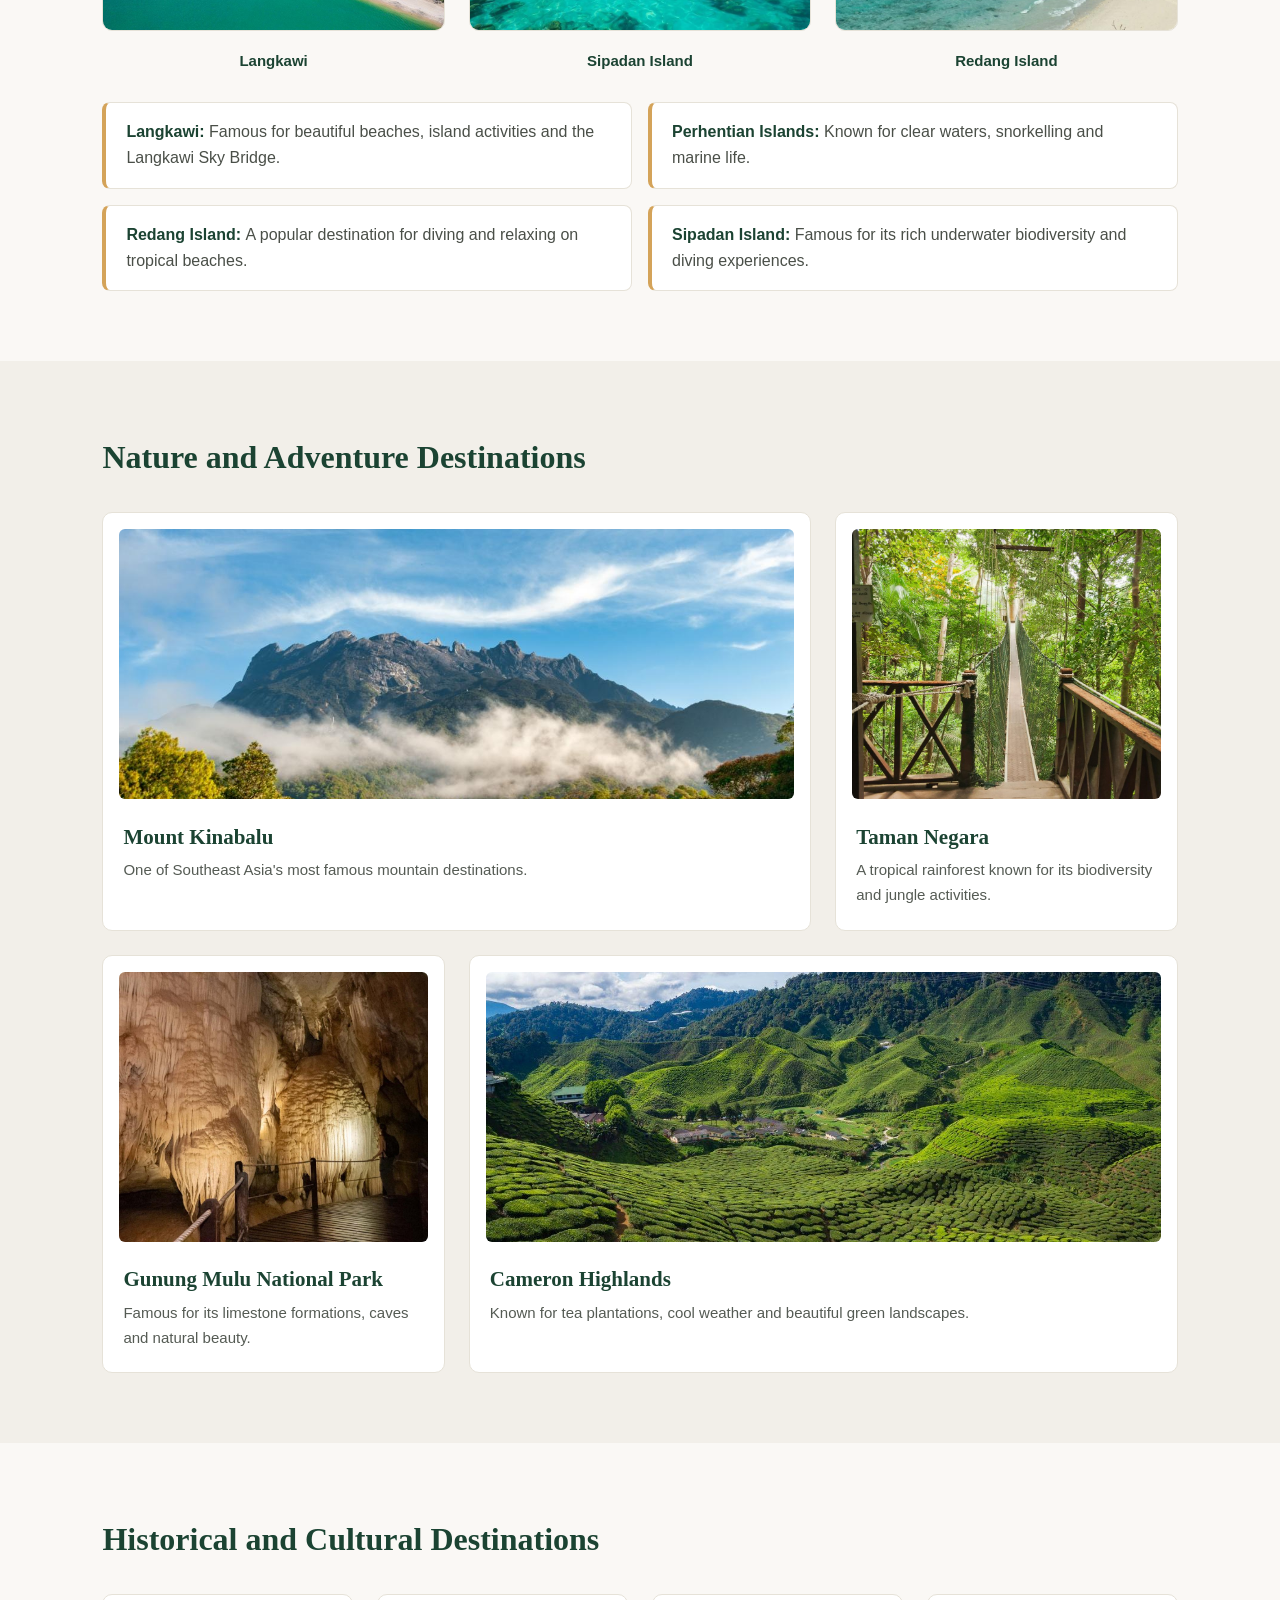
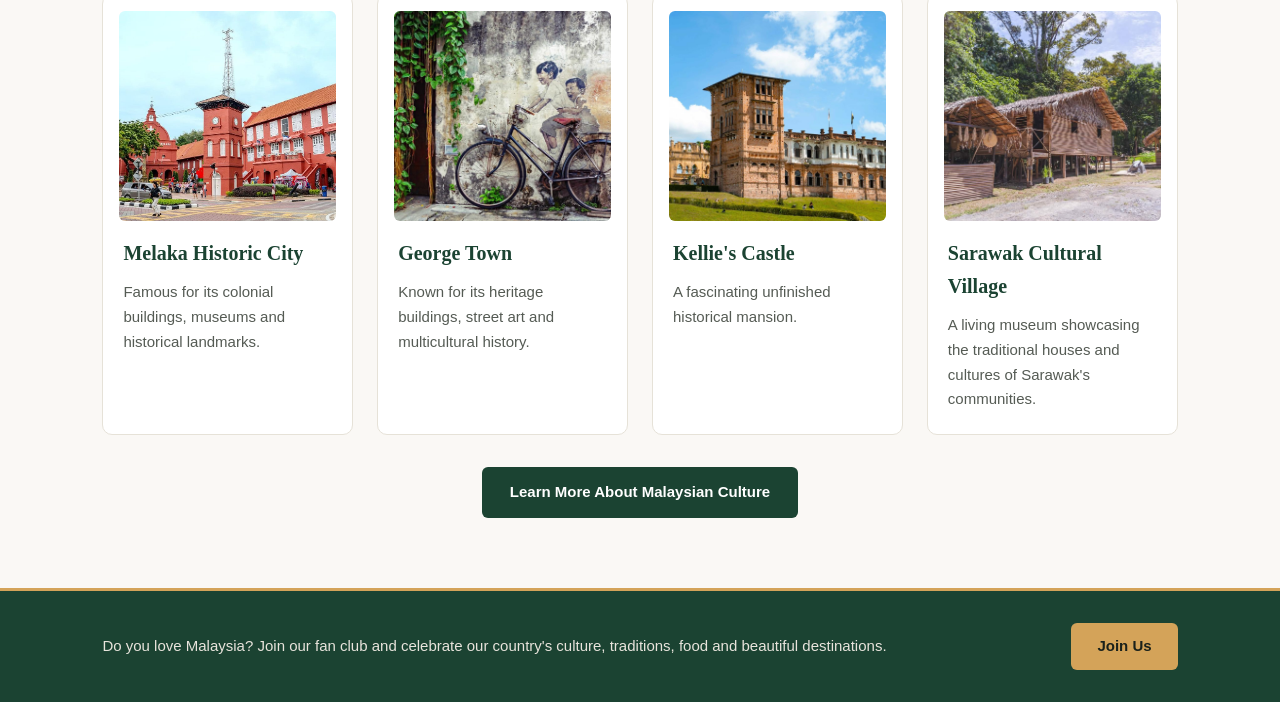
<file: places.html>
<!DOCTYPE html>
<html lang="en">

<head>
    <meta charset="UTF-8">
    <meta name="viewport" content="width=device-width, initial-scale=1.0">
    <title>Places | Malaysia Fan Club</title>
    <link rel="icon" href="images/flag.webp">
    <link rel="stylesheet" href="style.css">
</head>

<body>
    <header>
        <div>
            <a href="index.html" class="logo"><span>M</span>ALA<span>Y</span>SIA FAN CLUB</a>
            <nav>
                <ul>
                    <li><a href="index.html">Home</a></li>
                    <li><a href="about.html">About</a></li>
                    <li><a href="culture.html">Culture</a></li>
                    <li><a href="food.html">Food</a></li>
                    <li><a href="places.html" class="active">Places</a></li>
                    <li><a href="events.html">Events</a></li>
                    <li><a href="gallery.html">Gallery</a></li>
                    <li><a href="join.html">Join</a></li>
                </ul>
            </nav>
        </div>
        <img src="images/flag.webp" alt="flag of Malaysia">
    </header>

    <main class="page-main">
        <section class="hero" id="hero-places">
            <h1>Explore Beautiful Malaysia</h1>
            <p class="tagline">Discover the Wonders of Our Nation</p>
            <p>From breathtaking tropical islands and beautiful beaches to historical cities and magnificent mountains,
                Malaysia is filled with amazing destinations waiting to be explored.
            </p>
        </section>

        <section>
            <h2>Famous Landmarks and Attractions</h2>
            <div class="grid-4">
                <div class="card">
                    <img src="images/petronas.jpeg" alt="petronas twin towers">
                    <h3>Petronas Twin Towers</h3>
                    <p>One of Malaysia's most recognisable landmarks, located in the heart of Kuala Lumpur.</p>
                </div>
                <div class="card">
                    <img src="images/batucaves.jpeg" alt="batu caves colourful staircase and statue">
                    <h3>Batu Caves</h3>
                    <p>A famous limestone hill featuring caves, Hindu temples and a colourful staircase.</p>
                </div>
                <div class="card">
                    <img src="images/kl_tower.jpeg" alt="kuala lumpur tower">
                    <h3>KL Tower</h3>
                    <p>A telecommunications tower offering spectacular views of Kuala Lumpur's skyline.</p>
                </div>
                <div class="card">
                    <img src="images/putra_mosque.jpeg" alt="putra mosque in putrajaya">
                    <h3>Putra Mosque</h3>
                    <p>A beautiful pink-domed mosque located beside Putrajaya Lake.</p>
                </div>
            </div>
        </section>

        <section>
            <h2>Beautiful Islands and Beaches</h2>
            <div class="image-grid">
                <figure>
                    <img src="images/langkawi.jpeg" alt="Aerial view of Langkawi's islands and beaches">
                    <figcaption>Langkawi</figcaption>
                </figure>
                <figure>
                    <img src="images/malaysian_beach.jpeg" alt="White sand beach with clear turquoise water">
                    <figcaption>Sipadan Island</figcaption>
                </figure>
                <figure>
                    <img src="images/redang.jpeg" alt="Curved white beach on Redang Island">
                    <figcaption>Redang Island</figcaption>
                </figure>
            </div>
            <ul class="desc-list">
                <li><b>Langkawi: </b>Famous for beautiful beaches, island activities and the Langkawi Sky Bridge.</li>
                <li><b>Perhentian Islands: </b>Known for clear waters, snorkelling and marine life.</li>
                <li><b>Redang Island: </b>A popular destination for diving and relaxing on tropical beaches.</li>
                <li><b>Sipadan Island: </b>Famous for its rich underwater biodiversity and diving experiences.</li>
            </ul>
        </section>

        <section>
            <h2>Nature and Adventure Destinations</h2>
            <div class="two-one-grid">
                <div class="card-2">
                    <img src="images/kinabalu.jpeg" alt="mount kinabalu">
                    <h3>Mount Kinabalu</h3>
                    <p>One of Southeast Asia's most famous mountain destinations.</p>
                </div>
                <div class="card-1">
                    <img src="images/taman_negara.jpeg" alt="taman negara">
                    <h3>Taman Negara</h3>
                    <p>A tropical rainforest known for its biodiversity and jungle activities.</p>
                </div>
                <div class="card-1">
                    <img src="images/gunung_mulu.jpeg" alt="Limestone cave in Gunung Mulu National Park">
                    <h3>Gunung Mulu National Park</h3>
                    <p>Famous for its limestone formations, caves and natural beauty.</p>
                </div>
                <div class="card-2">
                    <img src="images/cameron.jpeg" alt="cameron highlands">
                    <h3>Cameron Highlands</h3>
                    <p>Known for tea plantations, cool weather and beautiful green landscapes.</p>
                </div>
            </div>
        </section>

        <section>
            <h2>Historical and Cultural Destinations</h2>
            <div class="grid-4">
                <div class="card">
                    <img src="images/melaka.jpeg" alt="Red Square and Christ Church in Melaka">
                    <h3>Melaka Historic City</h3>
                    <p>Famous for its colonial buildings, museums and historical landmarks.</p>
                </div>
                <div class="card">
                    <img src="images/georgetown.jpeg" alt="Street art mural in George Town">
                    <h3>George Town</h3>
                    <p>Known for its heritage buildings, street art and multicultural history.</p>
                </div>
                <div class="card">
                    <img src="images/kelliecastle.jpeg" alt="Kellie's Castle ruins in Perak">
                    <h3>Kellie's Castle</h3>
                    <p>A fascinating unfinished historical mansion.</p>
                </div>
                <div class="card">
                    <img src="images/cultural_village.jpeg" alt="Traditional house at Sarawak Cultural Village">
                    <h3>Sarawak Cultural Village</h3>
                    <p>A living museum showcasing the traditional houses and cultures of Sarawak's communities.</p>
                </div>
            </div>
            <a href="culture.html" class="link">Learn More About Malaysian Culture</a>
        </section>
    </main>

    <footer>
        <p>Do you love Malaysia? Join our fan club and celebrate our country's culture, traditions, food and beautiful
            destinations.</p>
        <a href="join.html" class="join-link">Join Us</a>
    </footer>
</body>

</html>
</file>
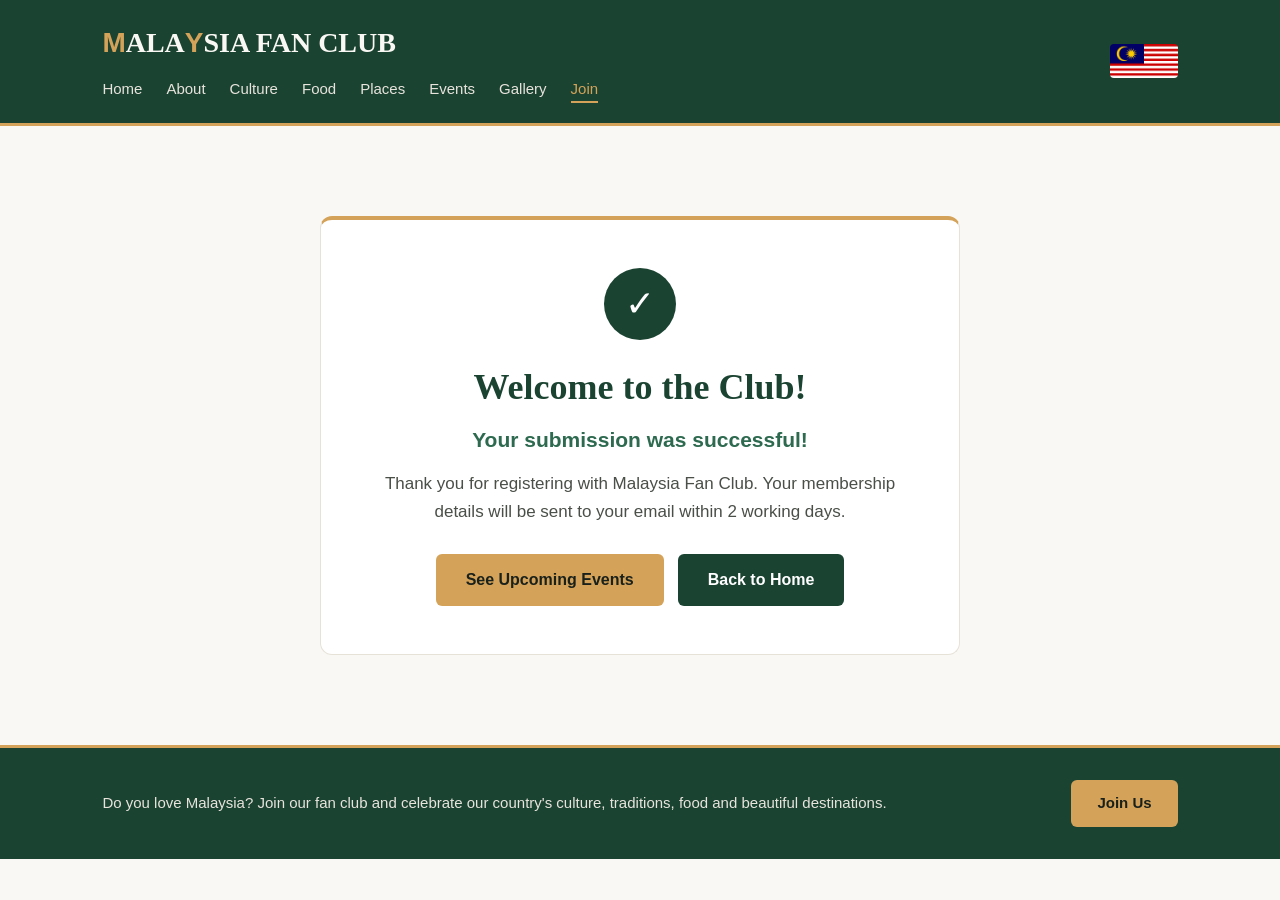
<file: success.html>
<!DOCTYPE html>
<html lang="en">

<head>
    <meta charset="UTF-8">
    <meta name="viewport" content="width=device-width, initial-scale=1.0">
    <title>Registration Successful | Malaysia Fan Club</title>
    <link rel="icon" href="images/flag.webp">
    <link rel="stylesheet" href="style.css">
</head>

<body>
    <header>
        <div>
            <a href="index.html" class="logo"><span>M</span>ALA<span>Y</span>SIA FAN CLUB</a>
            <nav>
                <ul>
                    <li><a href="index.html">Home</a></li>
                    <li><a href="about.html">About</a></li>
                    <li><a href="culture.html">Culture</a></li>
                    <li><a href="food.html">Food</a></li>
                    <li><a href="places.html">Places</a></li>
                    <li><a href="events.html">Events</a></li>
                    <li><a href="gallery.html">Gallery</a></li>
                    <li><a href="join.html" class="active">Join</a></li>
                </ul>
            </nav>
        </div>
        <img src="images/flag.webp" alt="flag of Malaysia">
    </header>

    <main id="success-main">
        <section class="success">
            <div class="success-box">
                <div class="success-icon">&#10003;</div>
                <h1>Welcome to the Club!</h1>
                <p class="lead">Your submission was successful!</p>
                <p>Thank you for registering with Malaysia Fan Club. Your membership details will be sent to your
                    email within 2 working days.</p>
                <div class="success-actions">
                    <a href="events.html" class="link-button">See Upcoming Events</a>
                    <a href="index.html" class="link-button secondary">Back to Home</a>
                </div>
            </div>
        </section>
    </main>

    <footer>
        <p>Do you love Malaysia? Join our fan club and celebrate our country's culture, traditions, food and beautiful
            destinations.</p>
        <a href="join.html" class="join-link">Join Us</a>
    </footer>
</body>

</html>
</file>
<file: style.css>
:root {
    --green: #1B4332;
    --green-light: #2D6A4F;
    --gold: #D4A359;
    --gold-light: #E2B46B;
    --cream: #FAF8F5;
    --sand: #F2EFE9;
    --text: #262925;
    --text-soft: #4A4F48;
    --muted: #555B54;
    --border: #E6E2D8;
}

* {
    margin: 0;
    padding: 0;
    box-sizing: border-box;
    font-family: 'Segoe UI', Tahoma, Geneva, Verdana, sans-serif;
}

body {
    background-color: var(--cream);
    color: var(--text);
    line-height: 1.65;
    overflow-x: hidden;
}

h1,
h2,
h3,
.logo {
    font-family: Georgia, 'Times New Roman', serif;
}

section {
    margin-bottom: 50px;
}

header {
    background-color: var(--green);
    padding: 20px 8%;
    display: flex;
    justify-content: space-between;
    align-items: center;
    border-bottom: 3px solid var(--gold);
}

header div {
    display: flex;
    flex-direction: column;
    gap: 10px;
}

header img {
    width: 68px;
    height: auto;
    border-radius: 4px;
}

.logo {
    color: var(--cream);
    text-decoration: none;
    font-size: 28px;
    font-weight: 700;
}

.logo span {
    color: var(--gold);
}

nav ul {
    list-style: none;
    display: flex;
    flex-wrap: wrap;
    gap: 24px;
}

nav ul li a {
    color: #E8E4DC;
    text-decoration: none;
    font-weight: 500;
    font-size: 15px;
    padding-bottom: 4px;
    border-bottom: 2px solid transparent;
    transition: color 0.2s ease, border-color 0.2s ease;
}

nav ul li a.active,
nav ul li a:hover {
    color: var(--gold);
    border-bottom-color: var(--gold);
}

main {
    padding: 70px 8%;
}

main h1 {
    text-transform: uppercase;
    font-size: 52px;
    color: #FFFFFF;
    margin-bottom: 12px;
}

.tagline {
    color: #F3C677;
    font-weight: 600;
    font-size: 15px;
    text-transform: uppercase;
    margin-bottom: 18px;
}

.hero p {
    font-size: 18px;
    color: #F4F1EA;
    margin-bottom: 28px;
    max-width: 650px;
}

.hero .tagline {
    color: #F3C677;
    font-size: 15px;
    margin-bottom: 16px;
}

.link-button {
    display: inline-block;
    text-decoration: none;
    background-color: var(--gold);
    color: #1A211B;
    font-size: 16px;
    padding: 13px 30px;
    border-radius: 6px;
    font-weight: 600;
    transition: background-color 0.2s ease, transform 0.2s ease;
}

.link-button:hover {
    background-color: var(--gold-light);
}

.hero {
    margin-bottom: 40px;
}

footer {
    background-color: var(--green);
    color: #E8E4DC;
    padding: 32px 8%;
    display: flex;
    justify-content: space-between;
    align-items: center;
    gap: 24px;
    border-top: 3px solid var(--gold);
}

footer p {
    font-size: 15px;
}

.join-link {
    display: inline-block;
    padding: 11px 26px;
    color: #1A211B;
    background-color: var(--gold);
    text-decoration: none;
    font-weight: 600;
    font-size: 15px;
    border-radius: 6px;
    transition: background-color 0.2s ease;
}

.join-link:hover {
    background-color: var(--gold-light);
}


/* HOME PAGE */


#home-main {
    padding: 0;
    background-color: var(--cream);
}

#home-main .hero {
    background:
        linear-gradient(rgba(18, 38, 28, 0.58),
            rgba(18, 38, 28, 0.76)),
        url("images/klcc_night.jpg") center/cover no-repeat;
    padding: 110px 8%;
    margin-bottom: 0;
}

#home-main h2 {
    color: var(--green);
    font-size: 32px;
    margin-bottom: 14px;
}

.welcome {
    background-color: var(--sand);
    padding: 65px 8%;
    margin-bottom: 0;
    text-align: center;
    border-bottom: 1px solid #E4DFD5;
}

.welcome p {
    color: var(--text-soft);
    font-size: 18px;
    max-width: 780px;
    margin: 20px auto 0;
}

.content-cards {
    padding: 70px 8%;
    margin-bottom: 0;
}

.content-cards h2 {
    text-align: center;
    margin-bottom: 40px;
}

.card-container {
    display: grid;
    grid-template-columns: repeat(4, 1fr);
    gap: 28px;
}

.content-card {
    display: flex;
    flex-direction: column;
    align-items: flex-start;
    gap: 14px;
    background-color: #FFFFFF;
    color: var(--text);
    padding: 18px;
    border-radius: 10px;
    border: 1px solid var(--border);
    text-align: left;
}

.content-card img {
    width: 100%;
    height: 200px;
    object-fit: cover;
    border-radius: 6px;
}

.content-card h3 {
    color: var(--green);
    font-size: 21px;
    margin-top: 4px;
}

.content-card p {
    color: var(--muted);
    font-size: 15px;
}

.content-card a {
    display: inline-block;
    margin-top: 6px;
    padding: 9px 20px;
    color: #FFFFFF;
    background-color: var(--green);
    text-decoration: none;
    font-weight: 600;
    font-size: 14px;
    border-radius: 6px;
    transition: background-color 0.2s ease;
}

.content-card a:hover {
    background-color: var(--green-light);
}


/* ABOUT PAGE */


#about-main {
    padding: 0;
    background-color: var(--cream);
}

#about-main .hero {
    background:
        linear-gradient(rgba(18, 38, 28, 0.58),
            rgba(18, 38, 28, 0.76)),
        url("images/aboutusbanner.jpeg") center/cover no-repeat;
    padding: 100px 8%;
    margin-bottom: 0;
}

.club-info {
    background-color: var(--sand);
    color: var(--text);
    padding: 65px 8%;
    margin-bottom: 0;
    display: flex;
    flex-direction: column;
    gap: 18px;
    border-bottom: 1px solid #E4DFD5;
}

.club-info h2 {
    color: var(--green);
    font-size: 30px;
    margin-bottom: 6px;
}

.club-info p {
    color: var(--text-soft);
    font-size: 17px;
    line-height: 1.75;
}

.mission-vision {
    display: grid;
    grid-template-columns: 1fr 1fr;
    gap: 28px;
    margin-top: 20px;
}

.mission-vision div {
    background-color: #FFFFFF;
    padding: 28px;
    border-radius: 10px;
    border: 1px solid var(--border);
    border-top: 4px solid var(--gold);
}

.mission-vision h2 {
    font-size: 24px;
    margin-bottom: 12px;
}

.our-objectives {
    padding: 70px 8%;
    margin-top: 0;
    margin-bottom: 0;
}

.our-objectives h2 {
    color: var(--green);
    font-size: 32px;
    text-align: center;
    margin-bottom: 40px;
}


.objectives-grid {
    display: grid;
    grid-template-columns: repeat(3, 1fr);
    gap: 24px;
}

.objective-card {
    display: flex;
    flex-direction: column;
    align-items: flex-start;
    gap: 12px;
    background-color: #FFFFFF;
    color: var(--text);
    padding: 26px;
    border-radius: 10px;
    border: 1px solid var(--border);
    transition: transform 0.2s ease;
}

.objective-card:hover {
    transform: translateY(-4px);
}

.objective-card img {
    width: 48px;
    height: 48px;
    padding: 10px;
    background-color: var(--sand);
    border: 1px solid var(--gold);
    border-radius: 10px;
}

.objective-card h3 {
    color: var(--green);
    font-size: 20px;
    margin-top: 4px;
}

.objective-card p {
    color: var(--muted);
    font-size: 15px;
    line-height: 1.6;
}

.team {
    background-color: var(--sand);
    padding: 70px 8%;
    margin-bottom: 0;
    border-top: 1px solid #E4DFD5;
}

.team h2 {
    color: var(--green);
    font-size: 32px;
    text-align: center;
    margin-bottom: 14px;
}

.team-intro {
    text-align: center;
    color: var(--text-soft);
    font-size: 17px;
    max-width: 720px;
    margin: 0 auto 36px;
}

.team-grid {
    display: grid;
    grid-template-columns: repeat(5, 1fr);
    gap: 20px;
}

.member-card {
    display: flex;
    flex-direction: column;
    align-items: center;
    gap: 6px;
    text-align: center;
    background-color: #FFFFFF;
    padding: 24px 18px;
    border-radius: 10px;
    border: 1px solid var(--border);
    border-top: 4px solid var(--gold);
}

.member-card img {
    width: 104px;
    height: 104px;
    object-fit: cover;
    border-radius: 50%;
    border: 3px solid var(--gold);
    margin-bottom: 8px;
}

.member-card h3 {
    color: var(--green);
    font-size: 19px;
}

.student-id {
    font-size: 13px;
    font-weight: 700;
    color: #8A6420;
}

.member-card .role {
    font-size: 13px;
    font-weight: 600;
    color: var(--green-light);
}

.member-card p {
    font-size: 14px;
    line-height: 1.55;
    color: var(--muted);
}


/* CULTURE PAGE */


.page-main {
    padding: 0;
    background-color: var(--cream);
}

.page-main section {
    padding: 70px 8%;
    margin-bottom: 0;
}

.page-main section:nth-child(even) {
    background-color: var(--sand);
}

h2 {
    color: var(--green);
    font-size: 32px;
    margin-bottom: 28px;
}

.grid-3 {
    display: grid;
    grid-template-columns: repeat(3, 1fr);
    gap: 26px;
}

.card {
    background-color: #FFFFFF;
    border-radius: 10px;
    border: 1px solid var(--border);
    padding: 16px;
    display: flex;
    flex-direction: column;
    gap: 10px;
    overflow: hidden;
}


.card img {
    width: 100%;
    height: 210px;
    object-fit: cover;
    border-radius: 6px;
    transition: transform 0.3s ease;
}

.card img:hover {
    transform: scale(1.03);
}

.card h3 {
    color: var(--green);
    font-size: 20px;
    padding: 6px 4px 0;
}

.card p {
    color: var(--muted);
    font-size: 15px;
    padding: 0 4px 6px;
}

.grid-4 {
    display: grid;
    grid-template-columns: repeat(4, 1fr);
    gap: 24px;
}

.image-grid {
    display: grid;
    grid-template-columns: repeat(3, 1fr);
    gap: 24px;
    margin-bottom: 28px;
}

.image-grid img {
    width: 100%;
    height: 270px;
    object-fit: cover;
    border-radius: 10px;
    border: 1px solid var(--border);
    transition: transform 0.25s ease;
}

.image-grid img:hover {
    transform: scale(1.02);
}

.link {
    display: block;
    margin-top: 32px;
    text-decoration: none;
    background-color: var(--green);
    color: #FFFFFF;
    width: fit-content;
    padding: 13px 28px;
    margin-inline: auto;
    border-radius: 6px;
    font-weight: 600;
    font-size: 15px;
    transition: background-color 0.2s ease;
}

.link:hover {
    background-color: var(--green-light);
}

.image-grid figure {
    margin: 0;
}

.image-grid figcaption {
    margin-top: 10px;
    text-align: center;
    font-weight: 600;
    font-size: 15px;
    color: var(--green);
}

.video-thumb {
    display: block;
    aspect-ratio: 16 / 9;
    overflow: hidden;
    border-radius: 6px;
    background-color: var(--green);
}

.video-thumb img {
    display: block;
    width: 100%;
    height: 100%;
    object-fit: cover;
    transition: transform 0.3s ease;
}

.video-thumb:hover img {
    transform: scale(1.04);
}

#culture-hero {
    background:
        linear-gradient(rgba(18, 38, 28, 0.58),
            rgba(18, 38, 28, 0.76)),
        url("images/stage.jpeg") center/cover no-repeat;
    padding: 100px 8%;
}

.culture-grid {
    display: grid;
    grid-template-columns: 1fr 1fr;
    gap: 28px;
}

.culture-card {
    display: flex;
    flex-direction: column;
    align-items: flex-start;
    gap: 14px;
    background-color: #FFFFFF;
    color: var(--text);
    padding: 20px;
    border-radius: 10px;
    border: 1px solid var(--border);
    text-align: left;
    transition: transform 0.2s ease;
}

.culture-card:hover {
    transform: translateY(-4px);
}

.culture-card img {
    width: 100%;
    height: 260px;
    object-fit: cover;
    border-radius: 6px;
}

.culture-card h3 {
    color: var(--green);
    font-size: 22px;
    margin-top: 4px;
}

.culture-card ul {
    list-style: none;
    width: 100%;
}

.culture-card li {
    font-size: 15px;
    color: var(--text-soft);
    margin-bottom: 8px;
    padding-left: 14px;
    border-left: 3px solid var(--gold);
    line-height: 1.55;
}

.clothing-grid {
    display: grid;
    grid-template-columns: repeat(4, 1fr);
    gap: 24px;
    margin-bottom: 28px;
}

.clothing-card {
    background-color: #FFFFFF;
    border-radius: 10px;
    border: 1px solid var(--border);
    padding: 14px;
    text-align: center;
    overflow: hidden;
    transition: transform 0.2s ease;
}

.clothing-card:hover {
    transform: translateY(-4px);
}

.clothing-card img {
    width: 100%;
    height: 270px;
    object-fit: cover;
    border-radius: 6px;
    transition: transform 0.3s ease;
}

.clothing-card img:hover {
    transform: scale(1.03);
}

.clothing-card p {
    padding: 12px 6px 4px;
    font-weight: 600;
    color: var(--green);
    font-size: 16px;
}

.clothing>p {
    color: var(--text-soft);
    font-size: 17px;
    line-height: 1.75;
    max-width: 900px;
}

.video-container {
    display: grid;
    grid-template-columns: 1fr 1fr;
    gap: 28px;
}

.music .video-container div {
    display: flex;
    flex-direction: column;
    gap: 14px;
    background-color: #FFFFFF;
    padding: 22px;
    border-radius: 10px;
    border: 1px solid var(--border);
}

.music .video-container h3 {
    color: var(--green);
    font-size: 22px;
}

.music .video-container p {
    color: var(--muted);
    font-size: 15px;
    line-height: 1.65;
}

.art-grid {
    display: grid;
    grid-template-columns: repeat(4, 1fr);
    gap: 20px;
}

.art-grid img {
    width: 100%;
    height: 220px;
    object-fit: cover;
    border-radius: 8px;
    border: 1px solid var(--border);
    transition: transform 0.25s ease;
}

.art-grid img:hover {
    transform: scale(1.03);
}


/* FOOD PAGE */


#hero-food {
    background:
        linear-gradient(rgba(18, 38, 28, 0.58),
            rgba(18, 38, 28, 0.76)),
        url("images/food_banner.jpeg") center/cover no-repeat;
    padding: 100px 8%;
}

#famous-drinks>p {
    color: var(--text-soft);
    font-size: 17px;
    line-height: 1.7;
    margin-bottom: 24px;
}

#street-food p {
    color: var(--text-soft);
    font-size: 17px;
    line-height: 1.75;
    margin-bottom: 18px;
}


/* PLACES PAGE */


#hero-places {
    background:
        linear-gradient(rgba(18, 38, 28, 0.58),
            rgba(18, 38, 28, 0.76)),
        url("images/places_banner.jpeg") center/cover no-repeat;
    padding: 100px 8%;
}

.desc-list {
    font-size: 16px;
    list-style-type: none;
    display: grid;
    grid-template-columns: 1fr 1fr;
    gap: 16px;
    margin-top: 8px;
}

.desc-list li {
    background-color: #FFFFFF;
    color: var(--text-soft);
    padding: 16px 20px;
    border-radius: 8px;
    border: 1px solid var(--border);
    border-left: 4px solid var(--gold);
}

.desc-list li b {
    color: var(--green);
}

.two-one-grid {
    display: grid;
    grid-template-columns: repeat(3, 1fr);
    gap: 24px;
}

.card-1,
.card-2 {
    background-color: #FFFFFF;
    border-radius: 10px;
    border: 1px solid var(--border);
    padding: 16px;
    overflow: hidden;
    transition: transform 0.2s ease;
}

.card-1:hover,
.card-2:hover {
    transform: translateY(-4px);
}

.card-1 h3,
.card-2 h3 {
    color: var(--green);
    font-size: 21px;
    padding: 12px 4px 4px;
}

.card-1 p,
.card-2 p {
    color: var(--muted);
    font-size: 15px;
    padding: 0 4px 6px;
}

.card-1 img,
.card-2 img {
    width: 100%;
    height: 270px;
    object-fit: cover;
    border-radius: 6px;
    transition: transform 0.3s ease;
}

.card-1 img:hover,
.card-2 img:hover {
    transform: scale(1.03);
}

.card-2 {
    grid-column: span 2;
}


/* EVENTS PAGE */


/* EVENTS PAGE */


#events-main {
    padding: 0;
    background-color: var(--cream);
    color: var(--text);
}

#events-main>section {
    padding: 70px 8%;
    margin-bottom: 0;
}

#events-main>section:nth-child(odd) {
    background-color: var(--sand);
}

#events-main .hero {
    background:
        linear-gradient(rgba(18, 38, 28, 0.62),
            rgba(18, 38, 28, 0.78)),
        url("images/festival.jpeg") center/cover no-repeat;
    padding: 100px 8%;
}

.video-grid-2 {
    display: grid;
    grid-template-columns: 1fr 1fr;
    gap: 28px;
}

.video-card {
    background-color: #FFFFFF;
    color: var(--text);
    text-align: left;
    display: flex;
    flex-direction: column;
    gap: 12px;
    padding: 20px;
    border-radius: 10px;
    border: 1px solid var(--border);
    transition: transform 0.2s ease;
}

.video-card:hover {
    transform: translateY(-4px);
}

.video-card h3 {
    color: var(--green);
    font-size: 21px;
    margin-top: 4px;
}

.video-card p {
    color: var(--muted);
    font-size: 15px;
    line-height: 1.6;
}

.grid-5 {
    display: grid;
    grid-template-columns: repeat(3, 1fr);
    gap: 24px;
}


@media (min-width: 1025px) {
    .grid-5 {
        grid-template-columns: repeat(6, 1fr);
    }

    .grid-5 .video-card {
        grid-column: span 2;
    }

    .grid-5 .video-card:nth-child(1),
    .grid-5 .video-card:nth-child(2) {
        grid-column: span 3;
    }
}

#events-end h2 {
    text-align: center;
}

#events-conc {
    font-size: 18px;
    line-height: 1.75;
    text-align: center;
    background-color: #FFFFFF;
    color: var(--text);
    padding: 36px 32px;
    border-radius: 10px;
    border: 1px solid var(--border);
    border-top: 4px solid var(--gold);
    max-width: 900px;
    margin: 0 auto;
}

#link-events {
    margin-inline-start: 0;
    background-color: var(--gold);
    color: #1A211B;
}

#link-events:hover {
    background-color: var(--gold-light);
}

.section-intro {
    color: var(--text-soft);
    font-size: 17px;
    max-width: 760px;
    margin: -12px 0 28px;
}

.section-intro a {
    color: var(--green);
    font-weight: 600;
}

.events-table-wrap {
    background-color: #FFFFFF;
    border: 1px solid var(--border);
    border-radius: 10px;
    overflow: hidden;
}

.events-table {
    width: 100%;
    border-collapse: collapse;
    font-size: 15px;
}

.events-table th {
    background-color: var(--green);
    color: #FFFFFF;
    text-align: left;
    padding: 14px 18px;
    font-family: Georgia, 'Times New Roman', serif;
    font-size: 16px;
    font-weight: 600;
    border-bottom: 3px solid var(--gold);
}

.events-table td {
    padding: 16px 18px;
    border-bottom: 1px solid #ECE8DF;
    color: var(--text-soft);
    vertical-align: middle;
    line-height: 1.5;
}

.events-table tbody tr:last-child td {
    border-bottom: none;
}

.events-table tbody tr:nth-child(even) {
    background-color: var(--cream);
}

.events-table tbody tr:hover {
    background-color: #FBF5EA;
}

.event-name {
    display: flex;
    align-items: center;
    gap: 14px;
    min-width: 230px;
}

.event-name img {
    width: 96px;
    height: 72px;
    object-fit: cover;
    border-radius: 6px;
    flex: none;
}

.event-name strong {
    display: block;
    color: var(--green);
    font-size: 16px;
    line-height: 1.3;
}

.event-type {
    display: inline-block;
    margin-top: 6px;
    padding: 2px 10px;
    border-radius: 99px;
    background-color: #F6EBD8;
    color: #8A6420;
    font-size: 12px;
    font-weight: 600;
}

.event-date {
    white-space: nowrap;
    font-weight: 600;
    color: var(--text);
}

.event-date span {
    display: block;
    font-weight: 400;
    font-size: 14px;
    color: var(--muted);
}


/* GALLERY PAGE */


#gallery img {
    transition: transform 0.25s ease;
}

#gallery img:hover {
    transform: scale(1.02);
}

#hero-gallery {
    background:
        linear-gradient(rgba(18, 38, 28, 0.58),
            rgba(18, 38, 28, 0.76)),
        url("images/gallery_banner.jpeg") center/cover no-repeat;
    padding: 100px 8%;
}

#hero-gallery h1 {
    font-size: 48px;
}

#category-grid {
    display: grid;
    grid-template-columns: 1fr 1fr;
    gap: 28px;
}

.category {
    display: grid;
    grid-template-columns: 1fr 1fr;
    gap: 8px;
    background-color: #FFFFFF;
    padding: 12px;
    border-radius: 10px;
    border: 1px solid var(--border);
    overflow: hidden;
    text-decoration: none;
    transition: transform 0.2s ease;
}

.category:hover {
    transform: translateY(-4px);
}

.category img {
    height: 200px;
    width: 100%;
    object-fit: cover;
    border-radius: 6px;
}

#category-1 img:first-of-type {
    grid-column: span 2;
}

#category-3 img {
    height: 408px;
}

#category-4 div {
    display: grid;
    grid-template-columns: 1fr 1fr;
    gap: 8px;
}

#category-sect h2,
#big-gallery-sect h2 {
    text-align: center;
    margin-bottom: 36px;
}

#big-gallery {
    display: grid;
    grid-template-columns: repeat(3, 1fr);
    grid-auto-rows: 280px;
    gap: 16px;
}

#big-gallery img {
    width: 100%;
    object-fit: cover;
    height: 100%;
    border-radius: 8px;
    border: 1px solid var(--border);
}

#gall1 {
    grid-column: span 2;
    grid-row: span 2;
}

#gall5,
#gall9,
#gall12 {
    grid-column: span 2;
    grid-row: span 1;
}

.category-label {
    grid-column: 1 / -1;
    font-family: Georgia, 'Times New Roman', serif;
    font-size: 19px;
    font-weight: 700;
    color: var(--green);
    padding: 2px 4px 4px;
}

.category:hover .category-label {
    color: var(--green-light);
}


/* CONTACT PAGE */


#join-main {
    padding: 0;
    background-color: var(--cream);
}

#join-main .hero {
    background:
        linear-gradient(rgba(18, 38, 28, 0.58),
            rgba(18, 38, 28, 0.76)),
        url("images/gallery/fest1.webp") center/cover no-repeat;
    padding: 100px 8%;
    margin-bottom: 0;
}

#join-main>section:not(.hero) {
    padding: 70px 8%;
    margin-bottom: 0;
}

#join-main h2 {
    color: var(--green);
    text-align: center;
    margin-bottom: 32px;
}

form {
    color: var(--text);
    background-color: #FFFFFF;
    border-radius: 10px;
    border: 1px solid var(--border);
    font-size: 16px;
    max-width: 720px;
    margin: 0 auto;
    padding: 12px 28px;
}

form .form-row {
    display: flex;
    align-items: center;
    gap: 20px;
    padding: 18px 8px;
    border-bottom: 1px solid #ECE8DF;
}

form .form-row>label,
fieldset.form-row legend {
    font-weight: 600;
    color: var(--green);
    flex: 0 0 180px;
}

.form-row .field {
    flex: 1;
    display: flex;
    flex-direction: column;
    gap: 10px;
    min-width: 0;
}

.address-selects {
    display: grid;
    grid-template-columns: 1fr 1fr;
    gap: 10px;
}

input[type="text"],
input[type="password"],
input[type="email"],
input[type="tel"],
input[type="date"],
select,
textarea {
    font-size: 16px;
    color: var(--text);
    background-color: var(--cream);
    border: 1px solid #D5CFC2;
    border-radius: 6px;
    outline: none;
    padding: 11px 14px;
    width: 100%;
    transition: border-color 0.2s ease, background-color 0.2s ease;
}

input[type="text"]:focus,
input[type="password"]:focus,
input[type="email"]:focus,
input[type="tel"]:focus,
input[type="date"]:focus,
select:focus,
textarea:focus {
    border-color: var(--green);
    background-color: #FFFFFF;
}

textarea {
    resize: vertical;
    min-height: 100px;
}

.form-actions {
    display: flex;
    justify-content: flex-end;
    gap: 14px;
    padding: 20px 8px;
}

.form-btn {
    border-radius: 6px;
    background-color: var(--green);
    color: #FFFFFF;
    border: none;
    padding: 11px 28px;
    font-size: 15px;
    font-weight: 600;
    transition: background-color 0.2s ease, transform 0.2s ease;
}

input[type="reset"].form-btn {
    background-color: #E8E4DC;
    color: var(--text);
}

input[type="reset"].form-btn:hover {
    background-color: #DAD4C8;
}

.form-btn:hover {
    cursor: pointer;
    background-color: var(--green-light);
    transform: translateY(-1px);
}

#success-main {
    padding: 0;
    background-color: var(--cream);
}

.success {
    display: flex;
    justify-content: center;
    padding: 90px 8%;
    margin-bottom: 0;
}

.success-box {
    width: 100%;
    max-width: 640px;
    text-align: center;
    background-color: #FFFFFF;
    padding: 48px 40px;
    border-radius: 12px;
    border: 1px solid var(--border);
    border-top: 4px solid var(--gold);
}

.success-icon {
    display: grid;
    place-items: center;
    width: 72px;
    height: 72px;
    margin: 0 auto 18px;
    border-radius: 50%;
    background-color: var(--green);
    color: #FFFFFF;
    font-size: 36px;
}

.success-box h1 {
    color: var(--green);
    font-size: 36px;
    text-transform: none;
    margin-bottom: 6px;
}

.success-box .lead {
    font-size: 21px;
    font-weight: 700;
    color: var(--green-light);
    margin-bottom: 12px;
}

.success-box p {
    color: var(--text-soft);
    font-size: 17px;
}

.success-actions {
    display: flex;
    justify-content: center;
    flex-wrap: wrap;
    gap: 14px;
    margin-top: 28px;
}

.link-button.secondary {
    background-color: var(--green);
    color: #FFFFFF;
}

.link-button.secondary:hover {
    background-color: var(--green-light);
}


/* DEVICE ADJUSTMENTS */


@media (max-width: 1024px) {

    #join-main .hero,
    #join-main>section:not(.hero),
    .success {
        padding-left: 5%;
        padding-right: 5%;
    }

    #hero-gallery {
        padding-left: 5%;
        padding-right: 5%;
    }

    #category-grid {
        grid-template-columns: 1fr;
    }

    #big-gallery {
        grid-template-columns: 1fr 1fr;
        grid-auto-rows: 240px;
    }

    #gall1,
    #gall5,
    #gall9,
    #gall12 {
        grid-column: span 2;
        grid-row: span 1;
    }

    .grid-5 {
        grid-template-columns: repeat(6, 1fr);
    }

    .grid-5 .video-card {
        grid-column: span 2;
    }

    .grid-5 .video-card:nth-child(1),
    .grid-5 .video-card:nth-child(2) {
        grid-column: span 3;
    }

    #events-main>section,
    #events-main .hero {
        padding-left: 5%;
        padding-right: 5%;
    }

    .grid-5 {
        grid-template-columns: 1fr 1fr;
    }

    .large-video-card {
        grid-column: span 2;
    }

    header {
        padding: 18px 5%;
    }

    nav ul {
        flex-wrap: wrap;
        gap: 16px;
    }

    #home-main .hero,
    .welcome,
    .content-cards {
        padding-left: 5%;
        padding-right: 5%;
    }

    .card-container {
        grid-template-columns: 1fr 1fr;
    }

    .page-main section,
    footer {
        padding-left: 5%;
        padding-right: 5%;
    }

    .grid-4,
    .grid-3 {
        grid-template-columns: 1fr 1fr;
    }

    #about-main .hero,
    .club-info,
    .our-objectives,
    .team {
        padding-left: 5%;
        padding-right: 5%;
    }

    .mission-vision {
        grid-template-columns: 1fr;
    }

    .objectives-grid {
        grid-template-columns: 1fr 1fr;
    }

    .team-grid {
        grid-template-columns: repeat(3, 1fr);
    }

    #culture-hero {
        padding-left: 5%;
        padding-right: 5%;
    }

    .culture-grid,
    .video-container {
        grid-template-columns: 1fr;
    }

    .clothing-grid,
    .art-grid {
        grid-template-columns: 1fr 1fr;
    }

    #hero-food {
        padding-left: 5%;
        padding-right: 5%;
    }

    #hero-places {
        padding-left: 5%;
        padding-right: 5%;
    }

    .desc-list {
        grid-template-columns: 1fr;
    }
}

@media (max-width: 600px) {
    .success-box {
        padding: 36px 22px;
    }

    #join-main .hero,
    #join-main>section:not(.hero),
    .success {
        padding: 45px 5%;
    }

    form {
        padding: 10px 18px;
    }

    form .form-row {
        flex-direction: column;
        align-items: stretch;
        gap: 8px;
        padding: 16px 4px;
    }

    form .form-row>label {
        flex: none;
    }

    form .terms-row {
        flex-direction: row;
        align-items: center;
    }

    form .terms-row>label {
        flex: 1;
    }

    .address-selects,
    .membership-options {
        grid-template-columns: 1fr;
    }

    .terms {
        padding-left: 4px;
    }

    .form-actions {
        padding: 16px 4px;
    }

    .form-actions .form-btn {
        flex: 1;
    }

    #hero-gallery {
        padding: 45px 5%;
    }

    #hero-gallery h1 {
        font-size: 32px;
    }

    #big-gallery {
        grid-template-columns: 1fr;
    }

    #big-gallery {
        grid-auto-rows: 220px;
    }

    #gall1,
    #gall5,
    #gall9,
    #gall12,
    #category-1 img:first-of-type {
        grid-column: span 1;
        grid-row: span 1;
    }

    .category,
    #category-4 div {
        grid-template-columns: 1fr;
    }

    #category-3 img {
        height: 220px;
    }

    #events-main>section,
    #events-main .hero {
        padding: 45px 5%;
    }

    .grid-5,
    .video-grid-2 {
        grid-template-columns: 1fr;
    }

    .large-video-card {
        grid-column: span 1;
        grid-row: span 1;
    }

    .events-table thead {
        display: none;
    }

    .events-table,
    .events-table tbody,
    .events-table tr,
    .events-table td {
        display: block;
        width: 100%;
    }

    .events-table tr {
        padding: 10px 0;
        border-bottom: 1px solid var(--border);
    }

    .events-table td {
        border-bottom: none;
        padding: 6px 16px;
    }

    .events-table td:not(:first-child)::before {
        content: attr(data-label);
        display: block;
        font-size: 12px;
        font-weight: 700;
        color: var(--green);
        text-transform: uppercase;
    }

    .event-date {
        white-space: normal;
    }

    header {
        flex-direction: column;
        gap: 16px;
        text-align: center;
        padding: 20px 5%;
    }

    header div {
        align-items: center;
    }

    header>img {
        display: none;
    }

    .logo {
        font-size: 24px;
    }

    nav ul {
        justify-content: center;
        gap: 12px 16px;
    }

    .page-main section {
        padding: 45px 5%;
    }

    main h1 {
        font-size: 32px;
    }

    h2 {
        font-size: 25px;
    }

    #home-main {
        padding: 0;
    }

    #home-main .hero,
    .welcome,
    .content-cards {
        padding: 45px 5%;
    }

    #home-main h1 {
        font-size: 32px;
    }

    #home-main h2 {
        font-size: 25px;
    }

    .card-container {
        grid-template-columns: 1fr;
    }

    .hero p,
    .description {
        font-size: 16px;
    }

    footer {
        flex-direction: column;
        gap: 18px;
        text-align: center;
        padding: 28px 5%;
    }

    .grid-4,
    .grid-3,
    .image-grid {
        grid-template-columns: 1fr;
    }

    .team-grid {
        grid-template-columns: 1fr;
    }

    #about-main .hero,
    .club-info,
    .our-objectives,
    .team {
        padding: 45px 5%;
    }

    .our-objectives h2,
    .club-info h2 {
        font-size: 25px;
    }

    .objectives-grid {
        grid-template-columns: 1fr;
    }

    #culture-hero {
        padding: 45px 5%;
    }

    .clothing-grid,
    .art-grid {
        grid-template-columns: 1fr;
    }

    #hero-food {
        padding: 45px 5%;
    }

    #hero-places {
        padding: 45px 5%;
    }

    .two-one-grid {
        grid-template-columns: 1fr;
    }

    .card-2 {
        grid-column: span 1;
        grid-row: span 1;
    }
}
</file>
